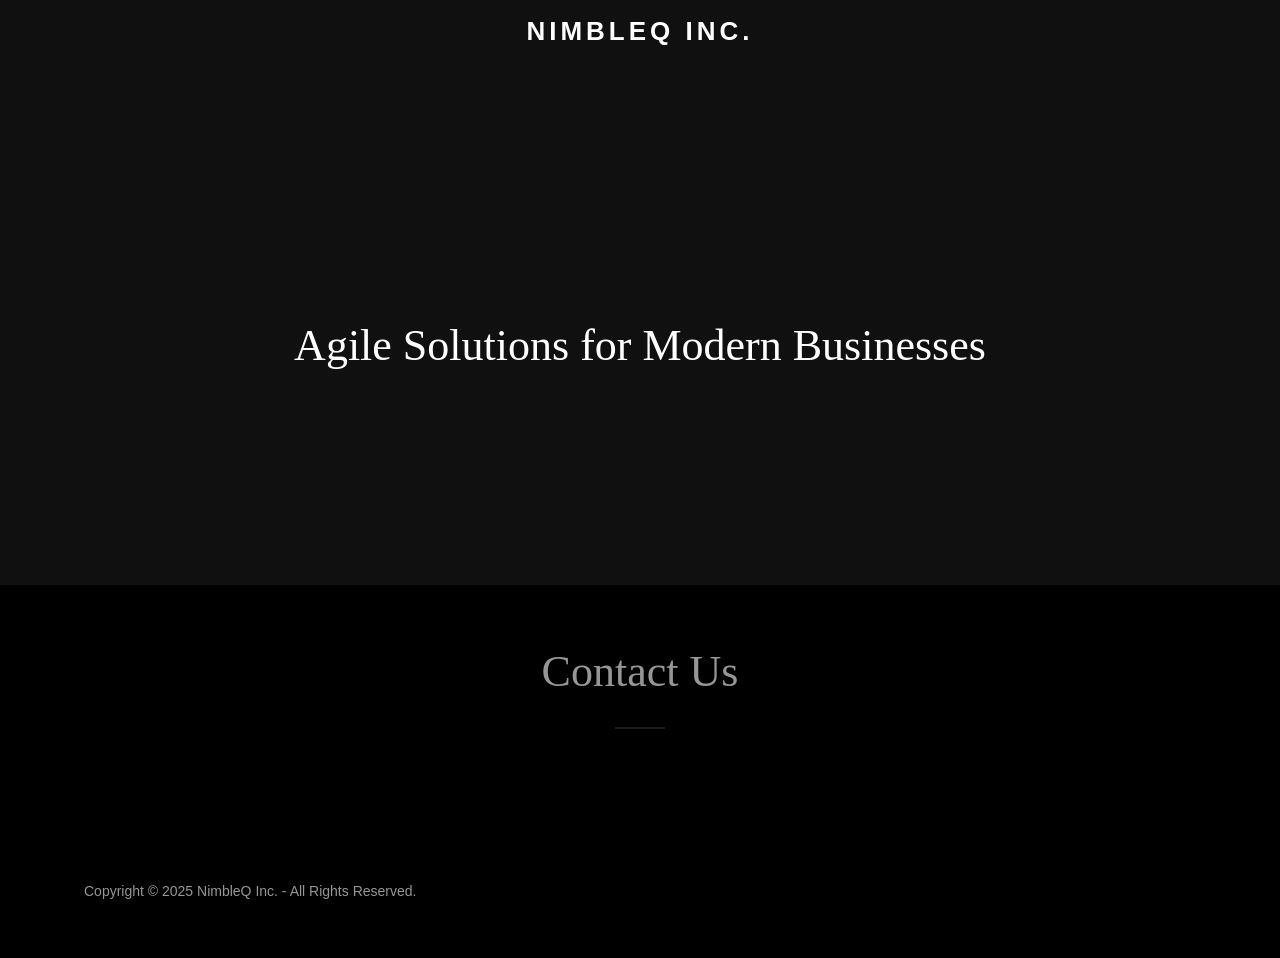
<file: index.html>
<!DOCTYPE html>
<html lang="en-IN">
  <head>
    <meta charset="utf-8" />
    <meta http-equiv="X-UA-Compatible" content="IE=edge" />
    <meta name="viewport" content="width=device-width, initial-scale=1" />
    <title>NimbleQ Inc.</title>
    <meta name="author" content="NimbleQ Inc." />
    <!-- Google Tag Manager -->
      <!-- <script>(function(w,d,s,l,i){w[l]=w[l]||[];w[l].push({'gtm.start':
      new Date().getTime(),event:'gtm.js'});var f=d.getElementsByTagName(s)[0],
      j=d.createElement(s),dl=l!='dataLayer'?'&l='+l:'';j.async=true;j.src=
      'https://www.googletagmanager.com/gtm.js?id='+i+dl;f.parentNode.insertBefore(j,f);
      })(window,document,'script','dataLayer','GTM-TRR9L7XK');</script> -->
    <!-- End Google Tag Manager -->
    
    <!-- Google tag (gtag.js) -->
    <script async src="https://www.googletagmanager.com/gtag/js?id=G-4MQ8Y3B73E"></script>
    <script>
      window.dataLayer = window.dataLayer || [];
      function gtag(){dataLayer.push(arguments);}
      gtag('js', new Date());
    
      gtag('config', 'G-4MQ8Y3B73E');
    </script>

    <meta
      name="generator"
      content="Starfield Technologies; Go Daddy Website Builder 8.0.0000"
    />
    <link rel="manifest" href="/manifest.webmanifest" />
    <link
      rel="apple-touch-icon"
      sizes="57x57"
      href="//img1.wsimg.com/isteam/ip/static/pwa-app/logo-default.png/:/rs=w:57,h:57,m"
    />
    <link
      rel="apple-touch-icon"
      sizes="60x60"
      href="//img1.wsimg.com/isteam/ip/static/pwa-app/logo-default.png/:/rs=w:60,h:60,m"
    />
    <link
      rel="apple-touch-icon"
      sizes="72x72"
      href="//img1.wsimg.com/isteam/ip/static/pwa-app/logo-default.png/:/rs=w:72,h:72,m"
    />
    <link
      rel="apple-touch-icon"
      sizes="114x114"
      href="//img1.wsimg.com/isteam/ip/static/pwa-app/logo-default.png/:/rs=w:114,h:114,m"
    />
    <link
      rel="apple-touch-icon"
      sizes="120x120"
      href="//img1.wsimg.com/isteam/ip/static/pwa-app/logo-default.png/:/rs=w:120,h:120,m"
    />
    <link
      rel="apple-touch-icon"
      sizes="144x144"
      href="//img1.wsimg.com/isteam/ip/static/pwa-app/logo-default.png/:/rs=w:144,h:144,m"
    />
    <link
      rel="apple-touch-icon"
      sizes="152x152"
      href="//img1.wsimg.com/isteam/ip/static/pwa-app/logo-default.png/:/rs=w:152,h:152,m"
    />
    <link
      rel="apple-touch-icon"
      sizes="180x180"
      href="//img1.wsimg.com/isteam/ip/static/pwa-app/logo-default.png/:/rs=w:180,h:180,m"
    />
    <meta property="og:url" content="https://nimbleq.ca/" />
    <meta property="og:site_name" content="NimbleQ Inc." />
    <meta property="og:title" content="NimbleQ Inc." />
    <meta property="og:type" content="website" />
    <meta
      property="og:image"
      content="https://img1.wsimg.com/isteam/getty/1961324209"
    />
    <meta property="og:locale" content="en_IN" />
    <meta name="twitter:card" content="summary" />
    <meta name="twitter:title" content="NimbleQ Inc." />
    <meta
      name="twitter:description"
      content="Agile Solutions for Modern Businesses"
    />
    <meta
      name="twitter:image"
      content="https://img1.wsimg.com/isteam/getty/1961324209"
    />
    <meta name="twitter:image:alt" content="NimbleQ Inc." />
    <meta name="theme-color" content="#969696" />
    <style data-inline-fonts>
      /* cyrillic */
      @font-face {
        font-family: "Playfair Display";
        font-style: normal;
        font-weight: 400;
        font-display: swap;
        src: url(https://img1.wsimg.com/gfonts/s/playfairdisplay/v37/nuFiD-vYSZviVYUb_rj3ij__anPXDTjYgFE_.woff2)
          format("woff2");
        unicode-range: U+0301, U+0400-045F, U+0490-0491, U+04B0-04B1, U+2116;
      }
      /* vietnamese */
      @font-face {
        font-family: "Playfair Display";
        font-style: normal;
        font-weight: 400;
        font-display: swap;
        src: url(https://img1.wsimg.com/gfonts/s/playfairdisplay/v37/nuFiD-vYSZviVYUb_rj3ij__anPXDTPYgFE_.woff2)
          format("woff2");
        unicode-range: U+0102-0103, U+0110-0111, U+0128-0129, U+0168-0169,
          U+01A0-01A1, U+01AF-01B0, U+0300-0301, U+0303-0304, U+0308-0309,
          U+0323, U+0329, U+1EA0-1EF9, U+20AB;
      }
      /* latin-ext */
      @font-face {
        font-family: "Playfair Display";
        font-style: normal;
        font-weight: 400;
        font-display: swap;
        src: url(https://img1.wsimg.com/gfonts/s/playfairdisplay/v37/nuFiD-vYSZviVYUb_rj3ij__anPXDTLYgFE_.woff2)
          format("woff2");
        unicode-range: U+0100-02BA, U+02BD-02C5, U+02C7-02CC, U+02CE-02D7,
          U+02DD-02FF, U+0304, U+0308, U+0329, U+1D00-1DBF, U+1E00-1E9F,
          U+1EF2-1EFF, U+2020, U+20A0-20AB, U+20AD-20C0, U+2113, U+2C60-2C7F,
          U+A720-A7FF;
      }
      /* latin */
      @font-face {
        font-family: "Playfair Display";
        font-style: normal;
        font-weight: 400;
        font-display: swap;
        src: url(https://img1.wsimg.com/gfonts/s/playfairdisplay/v37/nuFiD-vYSZviVYUb_rj3ij__anPXDTzYgA.woff2)
          format("woff2");
        unicode-range: U+0000-00FF, U+0131, U+0152-0153, U+02BB-02BC, U+02C6,
          U+02DA, U+02DC, U+0304, U+0308, U+0329, U+2000-206F, U+20AC, U+2122,
          U+2191, U+2193, U+2212, U+2215, U+FEFF, U+FFFD;
      }
      /* cyrillic */
      @font-face {
        font-family: "Playfair Display";
        font-style: normal;
        font-weight: 700;
        font-display: swap;
        src: url(https://img1.wsimg.com/gfonts/s/playfairdisplay/v37/nuFiD-vYSZviVYUb_rj3ij__anPXDTjYgFE_.woff2)
          format("woff2");
        unicode-range: U+0301, U+0400-045F, U+0490-0491, U+04B0-04B1, U+2116;
      }
      /* vietnamese */
      @font-face {
        font-family: "Playfair Display";
        font-style: normal;
        font-weight: 700;
        font-display: swap;
        src: url(https://img1.wsimg.com/gfonts/s/playfairdisplay/v37/nuFiD-vYSZviVYUb_rj3ij__anPXDTPYgFE_.woff2)
          format("woff2");
        unicode-range: U+0102-0103, U+0110-0111, U+0128-0129, U+0168-0169,
          U+01A0-01A1, U+01AF-01B0, U+0300-0301, U+0303-0304, U+0308-0309,
          U+0323, U+0329, U+1EA0-1EF9, U+20AB;
      }
      /* latin-ext */
      @font-face {
        font-family: "Playfair Display";
        font-style: normal;
        font-weight: 700;
        font-display: swap;
        src: url(https://img1.wsimg.com/gfonts/s/playfairdisplay/v37/nuFiD-vYSZviVYUb_rj3ij__anPXDTLYgFE_.woff2)
          format("woff2");
        unicode-range: U+0100-02BA, U+02BD-02C5, U+02C7-02CC, U+02CE-02D7,
          U+02DD-02FF, U+0304, U+0308, U+0329, U+1D00-1DBF, U+1E00-1E9F,
          U+1EF2-1EFF, U+2020, U+20A0-20AB, U+20AD-20C0, U+2113, U+2C60-2C7F,
          U+A720-A7FF;
      }
      /* latin */
      @font-face {
        font-family: "Playfair Display";
        font-style: normal;
        font-weight: 700;
        font-display: swap;
        src: url(https://img1.wsimg.com/gfonts/s/playfairdisplay/v37/nuFiD-vYSZviVYUb_rj3ij__anPXDTzYgA.woff2)
          format("woff2");
        unicode-range: U+0000-00FF, U+0131, U+0152-0153, U+02BB-02BC, U+02C6,
          U+02DA, U+02DC, U+0304, U+0308, U+0329, U+2000-206F, U+20AC, U+2122,
          U+2191, U+2193, U+2212, U+2215, U+FEFF, U+FFFD;
      }
      /* cyrillic */
      @font-face {
        font-family: "Playfair Display";
        font-style: normal;
        font-weight: 900;
        font-display: swap;
        src: url(https://img1.wsimg.com/gfonts/s/playfairdisplay/v37/nuFiD-vYSZviVYUb_rj3ij__anPXDTjYgFE_.woff2)
          format("woff2");
        unicode-range: U+0301, U+0400-045F, U+0490-0491, U+04B0-04B1, U+2116;
      }
      /* vietnamese */
      @font-face {
        font-family: "Playfair Display";
        font-style: normal;
        font-weight: 900;
        font-display: swap;
        src: url(https://img1.wsimg.com/gfonts/s/playfairdisplay/v37/nuFiD-vYSZviVYUb_rj3ij__anPXDTPYgFE_.woff2)
          format("woff2");
        unicode-range: U+0102-0103, U+0110-0111, U+0128-0129, U+0168-0169,
          U+01A0-01A1, U+01AF-01B0, U+0300-0301, U+0303-0304, U+0308-0309,
          U+0323, U+0329, U+1EA0-1EF9, U+20AB;
      }
      /* latin-ext */
      @font-face {
        font-family: "Playfair Display";
        font-style: normal;
        font-weight: 900;
        font-display: swap;
        src: url(https://img1.wsimg.com/gfonts/s/playfairdisplay/v37/nuFiD-vYSZviVYUb_rj3ij__anPXDTLYgFE_.woff2)
          format("woff2");
        unicode-range: U+0100-02BA, U+02BD-02C5, U+02C7-02CC, U+02CE-02D7,
          U+02DD-02FF, U+0304, U+0308, U+0329, U+1D00-1DBF, U+1E00-1E9F,
          U+1EF2-1EFF, U+2020, U+20A0-20AB, U+20AD-20C0, U+2113, U+2C60-2C7F,
          U+A720-A7FF;
      }
      /* latin */
      @font-face {
        font-family: "Playfair Display";
        font-style: normal;
        font-weight: 900;
        font-display: swap;
        src: url(https://img1.wsimg.com/gfonts/s/playfairdisplay/v37/nuFiD-vYSZviVYUb_rj3ij__anPXDTzYgA.woff2)
          format("woff2");
        unicode-range: U+0000-00FF, U+0131, U+0152-0153, U+02BB-02BC, U+02C6,
          U+02DA, U+02DC, U+0304, U+0308, U+0329, U+2000-206F, U+20AC, U+2122,
          U+2191, U+2193, U+2212, U+2215, U+FEFF, U+FFFD;
      }

      /* cyrillic-ext */
      @font-face {
        font-family: "Source Sans Pro";
        font-style: italic;
        font-weight: 300;
        font-display: swap;
        src: url(https://img1.wsimg.com/gfonts/s/sourcesanspro/v22/6xKwdSBYKcSV-LCoeQqfX1RYOo3qPZZMkidh18Smxg.woff2)
          format("woff2");
        unicode-range: U+0460-052F, U+1C80-1C8A, U+20B4, U+2DE0-2DFF,
          U+A640-A69F, U+FE2E-FE2F;
      }
      /* cyrillic */
      @font-face {
        font-family: "Source Sans Pro";
        font-style: italic;
        font-weight: 300;
        font-display: swap;
        src: url(https://img1.wsimg.com/gfonts/s/sourcesanspro/v22/6xKwdSBYKcSV-LCoeQqfX1RYOo3qPZZMkido18Smxg.woff2)
          format("woff2");
        unicode-range: U+0301, U+0400-045F, U+0490-0491, U+04B0-04B1, U+2116;
      }
      /* greek-ext */
      @font-face {
        font-family: "Source Sans Pro";
        font-style: italic;
        font-weight: 300;
        font-display: swap;
        src: url(https://img1.wsimg.com/gfonts/s/sourcesanspro/v22/6xKwdSBYKcSV-LCoeQqfX1RYOo3qPZZMkidg18Smxg.woff2)
          format("woff2");
        unicode-range: U+1F00-1FFF;
      }
      /* greek */
      @font-face {
        font-family: "Source Sans Pro";
        font-style: italic;
        font-weight: 300;
        font-display: swap;
        src: url(https://img1.wsimg.com/gfonts/s/sourcesanspro/v22/6xKwdSBYKcSV-LCoeQqfX1RYOo3qPZZMkidv18Smxg.woff2)
          format("woff2");
        unicode-range: U+0370-0377, U+037A-037F, U+0384-038A, U+038C,
          U+038E-03A1, U+03A3-03FF;
      }
      /* vietnamese */
      @font-face {
        font-family: "Source Sans Pro";
        font-style: italic;
        font-weight: 300;
        font-display: swap;
        src: url(https://img1.wsimg.com/gfonts/s/sourcesanspro/v22/6xKwdSBYKcSV-LCoeQqfX1RYOo3qPZZMkidj18Smxg.woff2)
          format("woff2");
        unicode-range: U+0102-0103, U+0110-0111, U+0128-0129, U+0168-0169,
          U+01A0-01A1, U+01AF-01B0, U+0300-0301, U+0303-0304, U+0308-0309,
          U+0323, U+0329, U+1EA0-1EF9, U+20AB;
      }
      /* latin-ext */
      @font-face {
        font-family: "Source Sans Pro";
        font-style: italic;
        font-weight: 300;
        font-display: swap;
        src: url(https://img1.wsimg.com/gfonts/s/sourcesanspro/v22/6xKwdSBYKcSV-LCoeQqfX1RYOo3qPZZMkidi18Smxg.woff2)
          format("woff2");
        unicode-range: U+0100-02BA, U+02BD-02C5, U+02C7-02CC, U+02CE-02D7,
          U+02DD-02FF, U+0304, U+0308, U+0329, U+1D00-1DBF, U+1E00-1E9F,
          U+1EF2-1EFF, U+2020, U+20A0-20AB, U+20AD-20C0, U+2113, U+2C60-2C7F,
          U+A720-A7FF;
      }
      /* latin */
      @font-face {
        font-family: "Source Sans Pro";
        font-style: italic;
        font-weight: 300;
        font-display: swap;
        src: url(https://img1.wsimg.com/gfonts/s/sourcesanspro/v22/6xKwdSBYKcSV-LCoeQqfX1RYOo3qPZZMkids18Q.woff2)
          format("woff2");
        unicode-range: U+0000-00FF, U+0131, U+0152-0153, U+02BB-02BC, U+02C6,
          U+02DA, U+02DC, U+0304, U+0308, U+0329, U+2000-206F, U+20AC, U+2122,
          U+2191, U+2193, U+2212, U+2215, U+FEFF, U+FFFD;
      }
      /* cyrillic-ext */
      @font-face {
        font-family: "Source Sans Pro";
        font-style: italic;
        font-weight: 400;
        font-display: swap;
        src: url(https://img1.wsimg.com/gfonts/s/sourcesanspro/v22/6xK1dSBYKcSV-LCoeQqfX1RYOo3qPZ7qsDJT9g.woff2)
          format("woff2");
        unicode-range: U+0460-052F, U+1C80-1C8A, U+20B4, U+2DE0-2DFF,
          U+A640-A69F, U+FE2E-FE2F;
      }
      /* cyrillic */
      @font-face {
        font-family: "Source Sans Pro";
        font-style: italic;
        font-weight: 400;
        font-display: swap;
        src: url(https://img1.wsimg.com/gfonts/s/sourcesanspro/v22/6xK1dSBYKcSV-LCoeQqfX1RYOo3qPZ7jsDJT9g.woff2)
          format("woff2");
        unicode-range: U+0301, U+0400-045F, U+0490-0491, U+04B0-04B1, U+2116;
      }
      /* greek-ext */
      @font-face {
        font-family: "Source Sans Pro";
        font-style: italic;
        font-weight: 400;
        font-display: swap;
        src: url(https://img1.wsimg.com/gfonts/s/sourcesanspro/v22/6xK1dSBYKcSV-LCoeQqfX1RYOo3qPZ7rsDJT9g.woff2)
          format("woff2");
        unicode-range: U+1F00-1FFF;
      }
      /* greek */
      @font-face {
        font-family: "Source Sans Pro";
        font-style: italic;
        font-weight: 400;
        font-display: swap;
        src: url(https://img1.wsimg.com/gfonts/s/sourcesanspro/v22/6xK1dSBYKcSV-LCoeQqfX1RYOo3qPZ7ksDJT9g.woff2)
          format("woff2");
        unicode-range: U+0370-0377, U+037A-037F, U+0384-038A, U+038C,
          U+038E-03A1, U+03A3-03FF;
      }
      /* vietnamese */
      @font-face {
        font-family: "Source Sans Pro";
        font-style: italic;
        font-weight: 400;
        font-display: swap;
        src: url(https://img1.wsimg.com/gfonts/s/sourcesanspro/v22/6xK1dSBYKcSV-LCoeQqfX1RYOo3qPZ7osDJT9g.woff2)
          format("woff2");
        unicode-range: U+0102-0103, U+0110-0111, U+0128-0129, U+0168-0169,
          U+01A0-01A1, U+01AF-01B0, U+0300-0301, U+0303-0304, U+0308-0309,
          U+0323, U+0329, U+1EA0-1EF9, U+20AB;
      }
      /* latin-ext */
      @font-face {
        font-family: "Source Sans Pro";
        font-style: italic;
        font-weight: 400;
        font-display: swap;
        src: url(https://img1.wsimg.com/gfonts/s/sourcesanspro/v22/6xK1dSBYKcSV-LCoeQqfX1RYOo3qPZ7psDJT9g.woff2)
          format("woff2");
        unicode-range: U+0100-02BA, U+02BD-02C5, U+02C7-02CC, U+02CE-02D7,
          U+02DD-02FF, U+0304, U+0308, U+0329, U+1D00-1DBF, U+1E00-1E9F,
          U+1EF2-1EFF, U+2020, U+20A0-20AB, U+20AD-20C0, U+2113, U+2C60-2C7F,
          U+A720-A7FF;
      }
      /* latin */
      @font-face {
        font-family: "Source Sans Pro";
        font-style: italic;
        font-weight: 400;
        font-display: swap;
        src: url(https://img1.wsimg.com/gfonts/s/sourcesanspro/v22/6xK1dSBYKcSV-LCoeQqfX1RYOo3qPZ7nsDI.woff2)
          format("woff2");
        unicode-range: U+0000-00FF, U+0131, U+0152-0153, U+02BB-02BC, U+02C6,
          U+02DA, U+02DC, U+0304, U+0308, U+0329, U+2000-206F, U+20AC, U+2122,
          U+2191, U+2193, U+2212, U+2215, U+FEFF, U+FFFD;
      }
      /* cyrillic-ext */
      @font-face {
        font-family: "Source Sans Pro";
        font-style: italic;
        font-weight: 700;
        font-display: swap;
        src: url(https://img1.wsimg.com/gfonts/s/sourcesanspro/v22/6xKwdSBYKcSV-LCoeQqfX1RYOo3qPZZclSdh18Smxg.woff2)
          format("woff2");
        unicode-range: U+0460-052F, U+1C80-1C8A, U+20B4, U+2DE0-2DFF,
          U+A640-A69F, U+FE2E-FE2F;
      }
      /* cyrillic */
      @font-face {
        font-family: "Source Sans Pro";
        font-style: italic;
        font-weight: 700;
        font-display: swap;
        src: url(https://img1.wsimg.com/gfonts/s/sourcesanspro/v22/6xKwdSBYKcSV-LCoeQqfX1RYOo3qPZZclSdo18Smxg.woff2)
          format("woff2");
        unicode-range: U+0301, U+0400-045F, U+0490-0491, U+04B0-04B1, U+2116;
      }
      /* greek-ext */
      @font-face {
        font-family: "Source Sans Pro";
        font-style: italic;
        font-weight: 700;
        font-display: swap;
        src: url(https://img1.wsimg.com/gfonts/s/sourcesanspro/v22/6xKwdSBYKcSV-LCoeQqfX1RYOo3qPZZclSdg18Smxg.woff2)
          format("woff2");
        unicode-range: U+1F00-1FFF;
      }
      /* greek */
      @font-face {
        font-family: "Source Sans Pro";
        font-style: italic;
        font-weight: 700;
        font-display: swap;
        src: url(https://img1.wsimg.com/gfonts/s/sourcesanspro/v22/6xKwdSBYKcSV-LCoeQqfX1RYOo3qPZZclSdv18Smxg.woff2)
          format("woff2");
        unicode-range: U+0370-0377, U+037A-037F, U+0384-038A, U+038C,
          U+038E-03A1, U+03A3-03FF;
      }
      /* vietnamese */
      @font-face {
        font-family: "Source Sans Pro";
        font-style: italic;
        font-weight: 700;
        font-display: swap;
        src: url(https://img1.wsimg.com/gfonts/s/sourcesanspro/v22/6xKwdSBYKcSV-LCoeQqfX1RYOo3qPZZclSdj18Smxg.woff2)
          format("woff2");
        unicode-range: U+0102-0103, U+0110-0111, U+0128-0129, U+0168-0169,
          U+01A0-01A1, U+01AF-01B0, U+0300-0301, U+0303-0304, U+0308-0309,
          U+0323, U+0329, U+1EA0-1EF9, U+20AB;
      }
      /* latin-ext */
      @font-face {
        font-family: "Source Sans Pro";
        font-style: italic;
        font-weight: 700;
        font-display: swap;
        src: url(https://img1.wsimg.com/gfonts/s/sourcesanspro/v22/6xKwdSBYKcSV-LCoeQqfX1RYOo3qPZZclSdi18Smxg.woff2)
          format("woff2");
        unicode-range: U+0100-02BA, U+02BD-02C5, U+02C7-02CC, U+02CE-02D7,
          U+02DD-02FF, U+0304, U+0308, U+0329, U+1D00-1DBF, U+1E00-1E9F,
          U+1EF2-1EFF, U+2020, U+20A0-20AB, U+20AD-20C0, U+2113, U+2C60-2C7F,
          U+A720-A7FF;
      }
      /* latin */
      @font-face {
        font-family: "Source Sans Pro";
        font-style: italic;
        font-weight: 700;
        font-display: swap;
        src: url(https://img1.wsimg.com/gfonts/s/sourcesanspro/v22/6xKwdSBYKcSV-LCoeQqfX1RYOo3qPZZclSds18Q.woff2)
          format("woff2");
        unicode-range: U+0000-00FF, U+0131, U+0152-0153, U+02BB-02BC, U+02C6,
          U+02DA, U+02DC, U+0304, U+0308, U+0329, U+2000-206F, U+20AC, U+2122,
          U+2191, U+2193, U+2212, U+2215, U+FEFF, U+FFFD;
      }
      /* cyrillic-ext */
      @font-face {
        font-family: "Source Sans Pro";
        font-style: normal;
        font-weight: 300;
        font-display: swap;
        src: url(https://img1.wsimg.com/gfonts/s/sourcesanspro/v22/6xKydSBYKcSV-LCoeQqfX1RYOo3ik4zwmhduz8A.woff2)
          format("woff2");
        unicode-range: U+0460-052F, U+1C80-1C8A, U+20B4, U+2DE0-2DFF,
          U+A640-A69F, U+FE2E-FE2F;
      }
      /* cyrillic */
      @font-face {
        font-family: "Source Sans Pro";
        font-style: normal;
        font-weight: 300;
        font-display: swap;
        src: url(https://img1.wsimg.com/gfonts/s/sourcesanspro/v22/6xKydSBYKcSV-LCoeQqfX1RYOo3ik4zwkxduz8A.woff2)
          format("woff2");
        unicode-range: U+0301, U+0400-045F, U+0490-0491, U+04B0-04B1, U+2116;
      }
      /* greek-ext */
      @font-face {
        font-family: "Source Sans Pro";
        font-style: normal;
        font-weight: 300;
        font-display: swap;
        src: url(https://img1.wsimg.com/gfonts/s/sourcesanspro/v22/6xKydSBYKcSV-LCoeQqfX1RYOo3ik4zwmxduz8A.woff2)
          format("woff2");
        unicode-range: U+1F00-1FFF;
      }
      /* greek */
      @font-face {
        font-family: "Source Sans Pro";
        font-style: normal;
        font-weight: 300;
        font-display: swap;
        src: url(https://img1.wsimg.com/gfonts/s/sourcesanspro/v22/6xKydSBYKcSV-LCoeQqfX1RYOo3ik4zwlBduz8A.woff2)
          format("woff2");
        unicode-range: U+0370-0377, U+037A-037F, U+0384-038A, U+038C,
          U+038E-03A1, U+03A3-03FF;
      }
      /* vietnamese */
      @font-face {
        font-family: "Source Sans Pro";
        font-style: normal;
        font-weight: 300;
        font-display: swap;
        src: url(https://img1.wsimg.com/gfonts/s/sourcesanspro/v22/6xKydSBYKcSV-LCoeQqfX1RYOo3ik4zwmBduz8A.woff2)
          format("woff2");
        unicode-range: U+0102-0103, U+0110-0111, U+0128-0129, U+0168-0169,
          U+01A0-01A1, U+01AF-01B0, U+0300-0301, U+0303-0304, U+0308-0309,
          U+0323, U+0329, U+1EA0-1EF9, U+20AB;
      }
      /* latin-ext */
      @font-face {
        font-family: "Source Sans Pro";
        font-style: normal;
        font-weight: 300;
        font-display: swap;
        src: url(https://img1.wsimg.com/gfonts/s/sourcesanspro/v22/6xKydSBYKcSV-LCoeQqfX1RYOo3ik4zwmRduz8A.woff2)
          format("woff2");
        unicode-range: U+0100-02BA, U+02BD-02C5, U+02C7-02CC, U+02CE-02D7,
          U+02DD-02FF, U+0304, U+0308, U+0329, U+1D00-1DBF, U+1E00-1E9F,
          U+1EF2-1EFF, U+2020, U+20A0-20AB, U+20AD-20C0, U+2113, U+2C60-2C7F,
          U+A720-A7FF;
      }
      /* latin */
      @font-face {
        font-family: "Source Sans Pro";
        font-style: normal;
        font-weight: 300;
        font-display: swap;
        src: url(https://img1.wsimg.com/gfonts/s/sourcesanspro/v22/6xKydSBYKcSV-LCoeQqfX1RYOo3ik4zwlxdu.woff2)
          format("woff2");
        unicode-range: U+0000-00FF, U+0131, U+0152-0153, U+02BB-02BC, U+02C6,
          U+02DA, U+02DC, U+0304, U+0308, U+0329, U+2000-206F, U+20AC, U+2122,
          U+2191, U+2193, U+2212, U+2215, U+FEFF, U+FFFD;
      }
      /* cyrillic-ext */
      @font-face {
        font-family: "Source Sans Pro";
        font-style: normal;
        font-weight: 400;
        font-display: swap;
        src: url(https://img1.wsimg.com/gfonts/s/sourcesanspro/v22/6xK3dSBYKcSV-LCoeQqfX1RYOo3qNa7lqDY.woff2)
          format("woff2");
        unicode-range: U+0460-052F, U+1C80-1C8A, U+20B4, U+2DE0-2DFF,
          U+A640-A69F, U+FE2E-FE2F;
      }
      /* cyrillic */
      @font-face {
        font-family: "Source Sans Pro";
        font-style: normal;
        font-weight: 400;
        font-display: swap;
        src: url(https://img1.wsimg.com/gfonts/s/sourcesanspro/v22/6xK3dSBYKcSV-LCoeQqfX1RYOo3qPK7lqDY.woff2)
          format("woff2");
        unicode-range: U+0301, U+0400-045F, U+0490-0491, U+04B0-04B1, U+2116;
      }
      /* greek-ext */
      @font-face {
        font-family: "Source Sans Pro";
        font-style: normal;
        font-weight: 400;
        font-display: swap;
        src: url(https://img1.wsimg.com/gfonts/s/sourcesanspro/v22/6xK3dSBYKcSV-LCoeQqfX1RYOo3qNK7lqDY.woff2)
          format("woff2");
        unicode-range: U+1F00-1FFF;
      }
      /* greek */
      @font-face {
        font-family: "Source Sans Pro";
        font-style: normal;
        font-weight: 400;
        font-display: swap;
        src: url(https://img1.wsimg.com/gfonts/s/sourcesanspro/v22/6xK3dSBYKcSV-LCoeQqfX1RYOo3qO67lqDY.woff2)
          format("woff2");
        unicode-range: U+0370-0377, U+037A-037F, U+0384-038A, U+038C,
          U+038E-03A1, U+03A3-03FF;
      }
      /* vietnamese */
      @font-face {
        font-family: "Source Sans Pro";
        font-style: normal;
        font-weight: 400;
        font-display: swap;
        src: url(https://img1.wsimg.com/gfonts/s/sourcesanspro/v22/6xK3dSBYKcSV-LCoeQqfX1RYOo3qN67lqDY.woff2)
          format("woff2");
        unicode-range: U+0102-0103, U+0110-0111, U+0128-0129, U+0168-0169,
          U+01A0-01A1, U+01AF-01B0, U+0300-0301, U+0303-0304, U+0308-0309,
          U+0323, U+0329, U+1EA0-1EF9, U+20AB;
      }
      /* latin-ext */
      @font-face {
        font-family: "Source Sans Pro";
        font-style: normal;
        font-weight: 400;
        font-display: swap;
        src: url(https://img1.wsimg.com/gfonts/s/sourcesanspro/v22/6xK3dSBYKcSV-LCoeQqfX1RYOo3qNq7lqDY.woff2)
          format("woff2");
        unicode-range: U+0100-02BA, U+02BD-02C5, U+02C7-02CC, U+02CE-02D7,
          U+02DD-02FF, U+0304, U+0308, U+0329, U+1D00-1DBF, U+1E00-1E9F,
          U+1EF2-1EFF, U+2020, U+20A0-20AB, U+20AD-20C0, U+2113, U+2C60-2C7F,
          U+A720-A7FF;
      }
      /* latin */
      @font-face {
        font-family: "Source Sans Pro";
        font-style: normal;
        font-weight: 400;
        font-display: swap;
        src: url(https://img1.wsimg.com/gfonts/s/sourcesanspro/v22/6xK3dSBYKcSV-LCoeQqfX1RYOo3qOK7l.woff2)
          format("woff2");
        unicode-range: U+0000-00FF, U+0131, U+0152-0153, U+02BB-02BC, U+02C6,
          U+02DA, U+02DC, U+0304, U+0308, U+0329, U+2000-206F, U+20AC, U+2122,
          U+2191, U+2193, U+2212, U+2215, U+FEFF, U+FFFD;
      }
      /* cyrillic-ext */
      @font-face {
        font-family: "Source Sans Pro";
        font-style: normal;
        font-weight: 700;
        font-display: swap;
        src: url(https://img1.wsimg.com/gfonts/s/sourcesanspro/v22/6xKydSBYKcSV-LCoeQqfX1RYOo3ig4vwmhduz8A.woff2)
          format("woff2");
        unicode-range: U+0460-052F, U+1C80-1C8A, U+20B4, U+2DE0-2DFF,
          U+A640-A69F, U+FE2E-FE2F;
      }
      /* cyrillic */
      @font-face {
        font-family: "Source Sans Pro";
        font-style: normal;
        font-weight: 700;
        font-display: swap;
        src: url(https://img1.wsimg.com/gfonts/s/sourcesanspro/v22/6xKydSBYKcSV-LCoeQqfX1RYOo3ig4vwkxduz8A.woff2)
          format("woff2");
        unicode-range: U+0301, U+0400-045F, U+0490-0491, U+04B0-04B1, U+2116;
      }
      /* greek-ext */
      @font-face {
        font-family: "Source Sans Pro";
        font-style: normal;
        font-weight: 700;
        font-display: swap;
        src: url(https://img1.wsimg.com/gfonts/s/sourcesanspro/v22/6xKydSBYKcSV-LCoeQqfX1RYOo3ig4vwmxduz8A.woff2)
          format("woff2");
        unicode-range: U+1F00-1FFF;
      }
      /* greek */
      @font-face {
        font-family: "Source Sans Pro";
        font-style: normal;
        font-weight: 700;
        font-display: swap;
        src: url(https://img1.wsimg.com/gfonts/s/sourcesanspro/v22/6xKydSBYKcSV-LCoeQqfX1RYOo3ig4vwlBduz8A.woff2)
          format("woff2");
        unicode-range: U+0370-0377, U+037A-037F, U+0384-038A, U+038C,
          U+038E-03A1, U+03A3-03FF;
      }
      /* vietnamese */
      @font-face {
        font-family: "Source Sans Pro";
        font-style: normal;
        font-weight: 700;
        font-display: swap;
        src: url(https://img1.wsimg.com/gfonts/s/sourcesanspro/v22/6xKydSBYKcSV-LCoeQqfX1RYOo3ig4vwmBduz8A.woff2)
          format("woff2");
        unicode-range: U+0102-0103, U+0110-0111, U+0128-0129, U+0168-0169,
          U+01A0-01A1, U+01AF-01B0, U+0300-0301, U+0303-0304, U+0308-0309,
          U+0323, U+0329, U+1EA0-1EF9, U+20AB;
      }
      /* latin-ext */
      @font-face {
        font-family: "Source Sans Pro";
        font-style: normal;
        font-weight: 700;
        font-display: swap;
        src: url(https://img1.wsimg.com/gfonts/s/sourcesanspro/v22/6xKydSBYKcSV-LCoeQqfX1RYOo3ig4vwmRduz8A.woff2)
          format("woff2");
        unicode-range: U+0100-02BA, U+02BD-02C5, U+02C7-02CC, U+02CE-02D7,
          U+02DD-02FF, U+0304, U+0308, U+0329, U+1D00-1DBF, U+1E00-1E9F,
          U+1EF2-1EFF, U+2020, U+20A0-20AB, U+20AD-20C0, U+2113, U+2C60-2C7F,
          U+A720-A7FF;
      }
      /* latin */
      @font-face {
        font-family: "Source Sans Pro";
        font-style: normal;
        font-weight: 700;
        font-display: swap;
        src: url(https://img1.wsimg.com/gfonts/s/sourcesanspro/v22/6xKydSBYKcSV-LCoeQqfX1RYOo3ig4vwlxdu.woff2)
          format("woff2");
        unicode-range: U+0000-00FF, U+0131, U+0152-0153, U+02BB-02BC, U+02C6,
          U+02DA, U+02DC, U+0304, U+0308, U+0329, U+2000-206F, U+20AC, U+2122,
          U+2191, U+2193, U+2212, U+2215, U+FEFF, U+FFFD;
      }

      /* cyrillic-ext */
      @font-face {
        font-family: "Montserrat";
        font-style: normal;
        font-weight: 600;
        font-display: swap;
        src: url(https://img1.wsimg.com/gfonts/s/montserrat/v29/JTUSjIg1_i6t8kCHKm459WRhyzbi.woff2)
          format("woff2");
        unicode-range: U+0460-052F, U+1C80-1C8A, U+20B4, U+2DE0-2DFF,
          U+A640-A69F, U+FE2E-FE2F;
      }
      /* cyrillic */
      @font-face {
        font-family: "Montserrat";
        font-style: normal;
        font-weight: 600;
        font-display: swap;
        src: url(https://img1.wsimg.com/gfonts/s/montserrat/v29/JTUSjIg1_i6t8kCHKm459W1hyzbi.woff2)
          format("woff2");
        unicode-range: U+0301, U+0400-045F, U+0490-0491, U+04B0-04B1, U+2116;
      }
      /* vietnamese */
      @font-face {
        font-family: "Montserrat";
        font-style: normal;
        font-weight: 600;
        font-display: swap;
        src: url(https://img1.wsimg.com/gfonts/s/montserrat/v29/JTUSjIg1_i6t8kCHKm459WZhyzbi.woff2)
          format("woff2");
        unicode-range: U+0102-0103, U+0110-0111, U+0128-0129, U+0168-0169,
          U+01A0-01A1, U+01AF-01B0, U+0300-0301, U+0303-0304, U+0308-0309,
          U+0323, U+0329, U+1EA0-1EF9, U+20AB;
      }
      /* latin-ext */
      @font-face {
        font-family: "Montserrat";
        font-style: normal;
        font-weight: 600;
        font-display: swap;
        src: url(https://img1.wsimg.com/gfonts/s/montserrat/v29/JTUSjIg1_i6t8kCHKm459Wdhyzbi.woff2)
          format("woff2");
        unicode-range: U+0100-02BA, U+02BD-02C5, U+02C7-02CC, U+02CE-02D7,
          U+02DD-02FF, U+0304, U+0308, U+0329, U+1D00-1DBF, U+1E00-1E9F,
          U+1EF2-1EFF, U+2020, U+20A0-20AB, U+20AD-20C0, U+2113, U+2C60-2C7F,
          U+A720-A7FF;
      }
      /* latin */
      @font-face {
        font-family: "Montserrat";
        font-style: normal;
        font-weight: 600;
        font-display: swap;
        src: url(https://img1.wsimg.com/gfonts/s/montserrat/v29/JTUSjIg1_i6t8kCHKm459Wlhyw.woff2)
          format("woff2");
        unicode-range: U+0000-00FF, U+0131, U+0152-0153, U+02BB-02BC, U+02C6,
          U+02DA, U+02DC, U+0304, U+0308, U+0329, U+2000-206F, U+20AC, U+2122,
          U+2191, U+2193, U+2212, U+2215, U+FEFF, U+FFFD;
      }
      /* cyrillic-ext */
      @font-face {
        font-family: "Montserrat";
        font-style: normal;
        font-weight: 700;
        font-display: swap;
        src: url(https://img1.wsimg.com/gfonts/s/montserrat/v29/JTUSjIg1_i6t8kCHKm459WRhyzbi.woff2)
          format("woff2");
        unicode-range: U+0460-052F, U+1C80-1C8A, U+20B4, U+2DE0-2DFF,
          U+A640-A69F, U+FE2E-FE2F;
      }
      /* cyrillic */
      @font-face {
        font-family: "Montserrat";
        font-style: normal;
        font-weight: 700;
        font-display: swap;
        src: url(https://img1.wsimg.com/gfonts/s/montserrat/v29/JTUSjIg1_i6t8kCHKm459W1hyzbi.woff2)
          format("woff2");
        unicode-range: U+0301, U+0400-045F, U+0490-0491, U+04B0-04B1, U+2116;
      }
      /* vietnamese */
      @font-face {
        font-family: "Montserrat";
        font-style: normal;
        font-weight: 700;
        font-display: swap;
        src: url(https://img1.wsimg.com/gfonts/s/montserrat/v29/JTUSjIg1_i6t8kCHKm459WZhyzbi.woff2)
          format("woff2");
        unicode-range: U+0102-0103, U+0110-0111, U+0128-0129, U+0168-0169,
          U+01A0-01A1, U+01AF-01B0, U+0300-0301, U+0303-0304, U+0308-0309,
          U+0323, U+0329, U+1EA0-1EF9, U+20AB;
      }
      /* latin-ext */
      @font-face {
        font-family: "Montserrat";
        font-style: normal;
        font-weight: 700;
        font-display: swap;
        src: url(https://img1.wsimg.com/gfonts/s/montserrat/v29/JTUSjIg1_i6t8kCHKm459Wdhyzbi.woff2)
          format("woff2");
        unicode-range: U+0100-02BA, U+02BD-02C5, U+02C7-02CC, U+02CE-02D7,
          U+02DD-02FF, U+0304, U+0308, U+0329, U+1D00-1DBF, U+1E00-1E9F,
          U+1EF2-1EFF, U+2020, U+20A0-20AB, U+20AD-20C0, U+2113, U+2C60-2C7F,
          U+A720-A7FF;
      }
      /* latin */
      @font-face {
        font-family: "Montserrat";
        font-style: normal;
        font-weight: 700;
        font-display: swap;
        src: url(https://img1.wsimg.com/gfonts/s/montserrat/v29/JTUSjIg1_i6t8kCHKm459Wlhyw.woff2)
          format("woff2");
        unicode-range: U+0000-00FF, U+0131, U+0152-0153, U+02BB-02BC, U+02C6,
          U+02DA, U+02DC, U+0304, U+0308, U+0329, U+2000-206F, U+20AC, U+2122,
          U+2191, U+2193, U+2212, U+2215, U+FEFF, U+FFFD;
      }
    </style>
    <style>
      .x {
        -ms-text-size-adjust: 100%;
        -webkit-text-size-adjust: 100%;
        -webkit-tap-highlight-color: rgba(0, 0, 0, 0);
        margin: 0;
        box-sizing: border-box;
      }
      .x *,
      .x :after,
      .x :before {
        box-sizing: inherit;
      }
      .x-el a[href^="mailto:"]:not(.x-el),
      .x-el a[href^="tel:"]:not(.x-el) {
        color: inherit;
        font-size: inherit;
        text-decoration: inherit;
      }
      .x-el-article,
      .x-el-aside,
      .x-el-details,
      .x-el-figcaption,
      .x-el-figure,
      .x-el-footer,
      .x-el-header,
      .x-el-hgroup,
      .x-el-main,
      .x-el-menu,
      .x-el-nav,
      .x-el-section,
      .x-el-summary {
        display: block;
      }
      .x-el-audio,
      .x-el-canvas,
      .x-el-progress,
      .x-el-video {
        display: inline-block;
        vertical-align: baseline;
      }
      .x-el-audio:not([controls]) {
        display: none;
        height: 0;
      }
      .x-el-template {
        display: none;
      }
      .x-el-a {
        background-color: transparent;
        color: inherit;
      }
      .x-el-a:active,
      .x-el-a:hover {
        outline: 0;
      }
      .x-el-abbr[title] {
        border-bottom: 1px dotted;
      }
      .x-el-b,
      .x-el-strong {
        font-weight: 700;
      }
      .x-el-dfn {
        font-style: italic;
      }
      .x-el-mark {
        background: #ff0;
        color: #000;
      }
      .x-el-small {
        font-size: 80%;
      }
      .x-el-sub,
      .x-el-sup {
        font-size: 75%;
        line-height: 0;
        position: relative;
        vertical-align: baseline;
      }
      .x-el-sup {
        top: -0.5em;
      }
      .x-el-sub {
        bottom: -0.25em;
      }
      .x-el-img {
        vertical-align: middle;
        border: 0;
      }
      .x-el-svg:not(:root) {
        overflow: hidden;
      }
      .x-el-figure {
        margin: 0;
      }
      .x-el-hr {
        box-sizing: content-box;
        height: 0;
      }
      .x-el-pre {
        overflow: auto;
      }
      .x-el-code,
      .x-el-kbd,
      .x-el-pre,
      .x-el-samp {
        font-family: monospace, monospace;
        font-size: 1em;
      }
      .x-el-button,
      .x-el-input,
      .x-el-optgroup,
      .x-el-select,
      .x-el-textarea {
        color: inherit;
        font: inherit;
        margin: 0;
      }
      .x-el-button {
        overflow: visible;
      }
      .x-el-button,
      .x-el-select {
        text-transform: none;
      }
      .x-el-button,
      .x-el-input[type="button"],
      .x-el-input[type="reset"],
      .x-el-input[type="submit"] {
        -webkit-appearance: button;
        cursor: pointer;
      }
      .x-el-button[disabled],
      .x-el-input[disabled] {
        cursor: default;
      }
      .x-el-button::-moz-focus-inner,
      .x-el-input::-moz-focus-inner {
        border: 0;
        padding: 0;
      }
      .x-el-input {
        line-height: normal;
      }
      .x-el-input[type="checkbox"],
      .x-el-input[type="radio"] {
        box-sizing: border-box;
        padding: 0;
      }
      .x-el-input[type="number"]::-webkit-inner-spin-button,
      .x-el-input[type="number"]::-webkit-outer-spin-button {
        height: auto;
      }
      .x-el-input[type="search"] {
        -webkit-appearance: textfield;
        box-sizing: content-box;
      }
      .x-el-input[type="search"]::-webkit-search-cancel-button,
      .x-el-input[type="search"]::-webkit-search-decoration {
        -webkit-appearance: none;
      }
      .x-el-textarea {
        border: 0;
      }
      .x-el-fieldset {
        border: 1px solid silver;
        margin: 0 2px;
        padding: 0.35em 0.625em 0.75em;
      }
      .x-el-legend {
        border: 0;
        padding: 0;
      }
      .x-el-textarea {
        overflow: auto;
      }
      .x-el-optgroup {
        font-weight: 700;
      }
      .x-el-table {
        border-collapse: collapse;
        border-spacing: 0;
      }
      .x-el-td,
      .x-el-th {
        padding: 0;
      }
      .x {
        -webkit-font-smoothing: antialiased;
      }
      .x-el-hr {
        border: 0;
      }
      .x-el-fieldset,
      .x-el-input,
      .x-el-select,
      .x-el-textarea {
        margin-top: 0;
        margin-bottom: 0;
      }
      .x-el-fieldset,
      .x-el-input[type="email"],
      .x-el-input[type="text"],
      .x-el-textarea {
        width: 100%;
      }
      .x-el-input,
      .x-el-label {
        vertical-align: middle;
      }
      .x-el-input {
        border-style: none;
        padding: 0.5em;
      }
      .x-el-select:not([multiple]) {
        vertical-align: middle;
      }
      .x-el-textarea {
        line-height: 1.75;
        padding: 0.5em;
      }
      .x-el.d-none {
        display: none !important;
      }
      .sideline-footer {
        margin-top: auto;
      }
      .disable-scroll {
        touch-action: none;
        overflow: hidden;
        position: fixed;
        max-width: 100vw;
      }
      @keyframes loaderscale {
        0% {
          transform: scale(1);
          opacity: 1;
        }
        45% {
          transform: scale(0.1);
          opacity: 0.7;
        }
        80% {
          transform: scale(1);
          opacity: 1;
        }
      }
      .x-loader svg {
        display: inline-block;
      }
      .x-loader svg:first-child {
        animation: loaderscale 0.75s cubic-bezier(0.2, 0.68, 0.18, 1.08) -0.24s infinite;
      }
      .x-loader svg:nth-child(2) {
        animation: loaderscale 0.75s cubic-bezier(0.2, 0.68, 0.18, 1.08) -0.12s infinite;
      }
      .x-loader svg:nth-child(3) {
        animation: loaderscale 0.75s cubic-bezier(0.2, 0.68, 0.18, 1.08) 0s
          infinite;
      }
      .x-icon > svg {
        transition: transform 0.33s ease-in-out;
      }
      .x-icon > svg.rotate-90 {
        transform: rotate(-90deg);
      }
      .x-icon > svg.rotate90 {
        transform: rotate(90deg);
      }
      .x-icon > svg.rotate-180 {
        transform: rotate(-180deg);
      }
      .x-icon > svg.rotate180 {
        transform: rotate(180deg);
      }
      .x-rt ol,
      .x-rt ul {
        text-align: left;
      }
      .x-rt p {
        margin: 0;
      }
      .mte-inline-block {
        display: inline-block;
      }
      @media only screen and (min-device-width: 1025px) {
        :root select,
        _::-webkit-full-page-media,
        _:future {
          font-family: sans-serif !important;
        }
      }
    </style>
    <style>
      /*
Copyright 2017 The Playfair Display Project Authors (https://github.com/clauseggers/Playfair-Display), with Reserved Font Name "Playfair Display".

This Font Software is licensed under the SIL Open Font License, Version 1.1.
This license is copied below, and is also available with a FAQ at: http://scripts.sil.org/OFL

—————————————————————————————-
SIL OPEN FONT LICENSE Version 1.1 - 26 February 2007
—————————————————————————————-
*/

      /*
Copyright 2010, 2012, 2014 Adobe Systems Incorporated (http://www.adobe.com/), with Reserved Font Name Source.

This Font Software is licensed under the SIL Open Font License, Version 1.1.
This license is copied below, and is also available with a FAQ at: http://scripts.sil.org/OFL

—————————————————————————————-
SIL OPEN FONT LICENSE Version 1.1 - 26 February 2007
—————————————————————————————-
*/

      /*
Copyright 2011 The Montserrat Project Authors (https://github.com/JulietaUla/Montserrat)

This Font Software is licensed under the SIL Open Font License, Version 1.1.
This license is copied below, and is also available with a FAQ at: http://scripts.sil.org/OFL

—————————————————————————————-
SIL OPEN FONT LICENSE Version 1.1 - 26 February 2007
—————————————————————————————-
*/
    </style>
    <style data-glamor="cxs-default-sheet">
      .x .c1-1{letter-spacing:normal}.x .c1-2{text-transform:none}.x .c1-3{background-color:rgb(255, 255, 255)}.x .c1-4{width:100%}.x .c1-5 > div{position:relative}.x .c1-6 > div{overflow:hidden}.x .c1-7 > div{margin-top:auto}.x .c1-8 > div{margin-right:auto}.x .c1-9 > div{margin-bottom:auto}.x .c1-a > div{margin-left:auto}.x .c1-b{font-family:'Source Sans Pro', arial, sans-serif}.x .c1-c{font-size:16px}.x .c1-h{background-color:rgb(0, 0, 0)}.x .c1-i{background-color:rgb(22, 22, 22)}.x .c1-j{padding-top:56px}.x .c1-k{padding-bottom:56px}.x .c1-l{overflow:hidden}.x .c1-m{padding:0px !important}.x .c1-p{position:relative}.x .c1-q{flex-grow:1}.x .c1-r{display:flex}.x .c1-s{align-items:center}.x .c1-t{justify-content:flex-start}.x .c1-u{flex-direction:column}.x .c1-v{min-height:360px}.x .c1-w{background-position:center}.x .c1-x{background-size:auto, cover}.x .c1-y{background-blend-mode:normal}.x .c1-z{background-repeat:no-repeat}.x .c1-10{text-shadow:none}.x .c1-1n{position:static}.x .c1-1p{z-index:3}.x .c1-1q{background-color:transparent}.x .c1-1r{transition:background .3s}.x .c1-1s{padding-top:24px}.x .c1-1t{padding-bottom:24px}.x .c1-1u{padding-left:24px}.x .c1-1v{padding-right:24px}.x .c1-1w{z-index:auto}.x .c1-21{flex-wrap:nowrap}.x .c1-22{margin-top:0px}.x .c1-23{margin-right:0px}.x .c1-24{margin-bottom:0px}.x .c1-25{margin-left:0px}.x .c1-26{[object -object]:0px}.x .c1-28{width:0px}.x .c1-29{padding-right:0px}.x .c1-2a{padding-left:0px}.x .c1-2b{text-align:center}.x .c1-2c{justify-content:center}.x .c1-2d{overflow-wrap:break-word}.x .c1-2e{padding-left:8px}.x .c1-2f{padding-right:8px}.x .c1-2g{display:inline-block}.x .c1-2h{font-family:'Playfair Display', Georgia, serif}.x .c1-2l{letter-spacing:inherit}.x .c1-2m{text-transform:inherit}.x .c1-2n{text-decoration:none}.x .c1-2o{word-wrap:break-word}.x .c1-2p{display:inline}.x .c1-2q{cursor:pointer}.x .c1-2r{border-top:0px}.x .c1-2s{border-right:0px}.x .c1-2t{border-bottom:0px}.x .c1-2u{border-left:0px}.x .c1-2v{max-width:100%}.x .c1-2w{color:rgb(150, 150, 150)}.x .c1-2x{font-weight:inherit}.x .c1-2y:hover{color:rgb(191, 191, 191)}.x .c1-2z:active{color:rgb(219, 219, 219)}.x .c1-30{letter-spacing:4px}.x .c1-31{text-transform:uppercase}.x .c1-32{line-height:1.2}.x .c1-33{font-family:'Montserrat', sans-serif}.x .c1-34{color:#fff !important}.x .c1-35{font-size:22px}.x .c1-36{font-weight:700}.x .c1-37  *{color:#fff !important}.x .c1-3c{word-wrap:normal !important}.x .c1-3d{overflow-wrap:normal !important}.x .c1-3e{display:none}.x .c1-3f{visibility:hidden}.x .c1-3g{position:absolute}.x .c1-3h{width:auto}.x .c1-3i{overflow:visible}.x .c1-3j{left:0px}.x .c1-3k{font-size:26px}.x .c1-3p{font-size:18px}.x .c1-3u{justify-content:flex-end}.x .c1-3v{margin-left:auto}.x .c1-3w{margin-right:auto}.x .c1-3x{box-sizing:border-box}.x .c1-3y{flex-direction:row}.x .c1-3z{padding-top:0px}.x .c1-40{padding-bottom:0px}.x .c1-42{flex-shrink:1}.x .c1-43{flex-basis:0%}.x .c1-46{line-height:24px}.x .c1-47{z-index:1}.x .c1-4b{vertical-align:top}.x .c1-4c{padding-left:32px}.x .c1-4d{white-space:nowrap}.x .c1-4e:first-child{padding-left:0}.x .c1-4f{letter-spacing:0.071em}.x .c1-4g{color:rgb(247, 247, 247)}.x .c1-4h{font-size:14px}.x .c1-4i{font-weight:400}.x .c1-4j:hover{color:rgb(247, 247, 247)}.x .c1-4k:active{color:rgb(247, 247, 247)}.x .c1-4p{color:inherit}.x .c1-4q{transition:transform .33s ease-in-out}.x .c1-4r{transform:rotate(0deg)}.x .c1-4s{vertical-align:middle}.x .c1-53{flex-shrink:0}.x .c1-54{flex-basis:auto}.x .c1-5a{margin-bottom:8px}.x .c1-5b{display:block}.x .c1-5c{white-space:pre-line}.x .c1-5d{font-size:32px}.x .c1-5e{color:rgb(255, 255, 255)}.x .c1-5n{font-size:40px}.x .c1-5s{font-size:28px}.x .c1-5v{line-height:1.4}.x .c1-5w{margin-bottom:40px}.x .c1-5x{font-size:unset}.x .c1-5y{font-family:unset}.x .c1-5z{letter-spacing:unset}.x .c1-60{text-transform:unset}.x .c1-61{line-height:0px}.x .c1-62{border-color:rgb(27, 27, 27)}.x .c1-63{border-bottom-width:2px}.x .c1-64{border-style:solid}.x .c1-65{margin-top:24px}.x .c1-66{width:50px}.x .c1-67{flex-wrap:wrap}.x .c1-68{flex-grow:3}.x .c1-69{flex-basis:100%}.x .c1-6c{line-height:1.5}.x .c1-6d{text-wrap:pretty}.x .c1-6f{font-size:inherit !important}.x .c1-6g{line-height:inherit}.x .c1-6h{font-style:italic}.x .c1-6i{text-decoration:line-through}.x .c1-6j{text-decoration:underline}.x .c1-6l{margin-bottom:4px}.x .c1-6m:hover{color:rgb(171, 171, 171)}.x .c1-6n:active{color:rgb(198, 198, 198)}.x .c1-6o{color:rgb(226, 226, 226)}.x .c1-6p{position:fixed}.x .c1-6q{right:0px}.x .c1-6r{z-index:10000}.x .c1-6s{height:auto}.x .c1-6t{text-align:left}.x .c1-6u{background-color:rgb(137, 137, 137)}.x .c1-6v{border-radius:0px}.x .c1-6w{overflow-y:auto}.x .c1-6x{transition:all 1s ease-in}.x .c1-6y{box-shadow:0 2px 6px 0px rgba(0,0,0,0.3)}.x .c1-6z{contain:content}.x .c1-70{bottom:-500px}.x .c1-78{line-height:1.25}.x .c1-79{padding-bottom:8px}.x .c1-7e{max-height:300px}.x .c1-7g{justify-content:space-between}.x .c1-7h{word-break:break-word}.x .c1-7i{flex-basis:50%}.x .c1-7j{border-style:none}.x .c1-7k{padding-left:16px}.x .c1-7l{padding-right:16px}.x .c1-7m{padding-top:4px}.x .c1-7n{padding-bottom:4px}.x .c1-7o{min-height:40px}.x .c1-7p{border-radius:4px}.x .c1-7q{color:rgb(0, 0, 0)}.x .c1-7r{font-size:12px}.x .c1-7s:nth-child(2){margin-left:24px}.x .c1-7t:hover{background-color:rgb(255, 255, 255)}.x .c1-7z{right:24px}.x .c1-80{bottom:24px}.x .c1-81{z-index:9999}.x .c1-82{width:65px}.x .c1-83{height:65px}
    </style>
    <style data-glamor="cxs-media-sheet">
      @media (max-width: 450px) {
        .x .c1-11 {
          background-image: linear-gradient(
              to bottom,
              rgba(0, 0, 0, 0.25) 0%,
              rgba(0, 0, 0, 0.25) 100%
            ),
            url("//img1.wsimg.com/isteam/getty/1961324209/:/rs=w:450,m");
        }
      }
      @media (max-width: 450px) and (-webkit-min-device-pixel-ratio: 2),
        (max-width: 450px) and (min-resolution: 192dpi) {
        .x .c1-12 {
          background-image: linear-gradient(
              to bottom,
              rgba(0, 0, 0, 0.25) 0%,
              rgba(0, 0, 0, 0.25) 100%
            ),
            url("//img1.wsimg.com/isteam/getty/1961324209/:/rs=w:900,m");
        }
      }
      @media (max-width: 450px) and (-webkit-min-device-pixel-ratio: 3),
        (max-width: 450px) and (min-resolution: 288dpi) {
        .x .c1-13 {
          background-image: linear-gradient(
              to bottom,
              rgba(0, 0, 0, 0.25) 0%,
              rgba(0, 0, 0, 0.25) 100%
            ),
            url("//img1.wsimg.com/isteam/getty/1961324209/:/rs=w:1350,m");
        }
      }
      @media (min-width: 451px) and (max-width: 767px) {
        .x .c1-14 {
          background-image: linear-gradient(
              to bottom,
              rgba(0, 0, 0, 0.25) 0%,
              rgba(0, 0, 0, 0.25) 100%
            ),
            url("//img1.wsimg.com/isteam/getty/1961324209/:/rs=w:767,m");
        }
      }
      @media (min-width: 451px) and (max-width: 767px) and (-webkit-min-device-pixel-ratio: 2),
        (min-width: 451px) and (max-width: 767px) and (min-resolution: 192dpi) {
        .x .c1-15 {
          background-image: linear-gradient(
              to bottom,
              rgba(0, 0, 0, 0.25) 0%,
              rgba(0, 0, 0, 0.25) 100%
            ),
            url("//img1.wsimg.com/isteam/getty/1961324209/:/rs=w:1534,m");
        }
      }
      @media (min-width: 451px) and (max-width: 767px) and (-webkit-min-device-pixel-ratio: 3),
        (min-width: 451px) and (max-width: 767px) and (min-resolution: 288dpi) {
        .x .c1-16 {
          background-image: linear-gradient(
              to bottom,
              rgba(0, 0, 0, 0.25) 0%,
              rgba(0, 0, 0, 0.25) 100%
            ),
            url("//img1.wsimg.com/isteam/getty/1961324209/:/rs=w:2301,m");
        }
      }
      @media (min-width: 768px) and (max-width: 1023px) {
        .x .c1-17 {
          background-image: linear-gradient(
              to bottom,
              rgba(0, 0, 0, 0.25) 0%,
              rgba(0, 0, 0, 0.25) 100%
            ),
            url("//img1.wsimg.com/isteam/getty/1961324209/:/rs=w:1023,m");
        }
      }
      @media (min-width: 768px) and (max-width: 1023px) and (-webkit-min-device-pixel-ratio: 2),
        (min-width: 768px) and (max-width: 1023px) and (min-resolution: 192dpi) {
        .x .c1-18 {
          background-image: linear-gradient(
              to bottom,
              rgba(0, 0, 0, 0.25) 0%,
              rgba(0, 0, 0, 0.25) 100%
            ),
            url("//img1.wsimg.com/isteam/getty/1961324209/:/rs=w:2046,m");
        }
      }
      @media (min-width: 768px) and (max-width: 1023px) and (-webkit-min-device-pixel-ratio: 3),
        (min-width: 768px) and (max-width: 1023px) and (min-resolution: 288dpi) {
        .x .c1-19 {
          background-image: linear-gradient(
              to bottom,
              rgba(0, 0, 0, 0.25) 0%,
              rgba(0, 0, 0, 0.25) 100%
            ),
            url("//img1.wsimg.com/isteam/getty/1961324209/:/rs=w:3069,m");
        }
      }
      @media (min-width: 1024px) and (max-width: 1279px) {
        .x .c1-1a {
          background-image: linear-gradient(
              to bottom,
              rgba(0, 0, 0, 0.25) 0%,
              rgba(0, 0, 0, 0.25) 100%
            ),
            url("//img1.wsimg.com/isteam/getty/1961324209/:/rs=w:1279,m");
        }
      }
      @media (min-width: 1024px) and (max-width: 1279px) and (-webkit-min-device-pixel-ratio: 2),
        (min-width: 1024px) and (max-width: 1279px) and (min-resolution: 192dpi) {
        .x .c1-1b {
          background-image: linear-gradient(
              to bottom,
              rgba(0, 0, 0, 0.25) 0%,
              rgba(0, 0, 0, 0.25) 100%
            ),
            url("//img1.wsimg.com/isteam/getty/1961324209/:/rs=w:2558,m");
        }
      }
      @media (min-width: 1024px) and (max-width: 1279px) and (-webkit-min-device-pixel-ratio: 3),
        (min-width: 1024px) and (max-width: 1279px) and (min-resolution: 288dpi) {
        .x .c1-1c {
          background-image: linear-gradient(
              to bottom,
              rgba(0, 0, 0, 0.25) 0%,
              rgba(0, 0, 0, 0.25) 100%
            ),
            url("//img1.wsimg.com/isteam/getty/1961324209/:/rs=w:3837,m");
        }
      }
      @media (min-width: 1280px) and (max-width: 1535px) {
        .x .c1-1d {
          background-image: linear-gradient(
              to bottom,
              rgba(0, 0, 0, 0.25) 0%,
              rgba(0, 0, 0, 0.25) 100%
            ),
            url("//img1.wsimg.com/isteam/getty/1961324209/:/rs=w:1535,m");
        }
      }
      @media (min-width: 1280px) and (max-width: 1535px) and (-webkit-min-device-pixel-ratio: 2),
        (min-width: 1280px) and (max-width: 1535px) and (min-resolution: 192dpi) {
        .x .c1-1e {
          background-image: linear-gradient(
              to bottom,
              rgba(0, 0, 0, 0.25) 0%,
              rgba(0, 0, 0, 0.25) 100%
            ),
            url("//img1.wsimg.com/isteam/getty/1961324209/:/rs=w:3070,m");
        }
      }
      @media (min-width: 1280px) and (max-width: 1535px) and (-webkit-min-device-pixel-ratio: 3),
        (min-width: 1280px) and (max-width: 1535px) and (min-resolution: 288dpi) {
        .x .c1-1f {
          background-image: linear-gradient(
              to bottom,
              rgba(0, 0, 0, 0.25) 0%,
              rgba(0, 0, 0, 0.25) 100%
            ),
            url("//img1.wsimg.com/isteam/getty/1961324209/:/rs=w:4605,m");
        }
      }
      @media (min-width: 1536px) and (max-width: 1920px) {
        .x .c1-1g {
          background-image: linear-gradient(
              to bottom,
              rgba(0, 0, 0, 0.25) 0%,
              rgba(0, 0, 0, 0.25) 100%
            ),
            url("//img1.wsimg.com/isteam/getty/1961324209/:/rs=w:1920,m");
        }
      }
      @media (min-width: 1536px) and (max-width: 1920px) and (-webkit-min-device-pixel-ratio: 2),
        (min-width: 1536px) and (max-width: 1920px) and (min-resolution: 192dpi) {
        .x .c1-1h {
          background-image: linear-gradient(
              to bottom,
              rgba(0, 0, 0, 0.25) 0%,
              rgba(0, 0, 0, 0.25) 100%
            ),
            url("//img1.wsimg.com/isteam/getty/1961324209/:/rs=w:3840,m");
        }
      }
      @media (min-width: 1536px) and (max-width: 1920px) and (-webkit-min-device-pixel-ratio: 3),
        (min-width: 1536px) and (max-width: 1920px) and (min-resolution: 288dpi) {
        .x .c1-1i {
          background-image: linear-gradient(
              to bottom,
              rgba(0, 0, 0, 0.25) 0%,
              rgba(0, 0, 0, 0.25) 100%
            ),
            url("//img1.wsimg.com/isteam/getty/1961324209/:/rs=w:5760,m");
        }
      }
      @media (min-width: 1921px) {
        .x .c1-1j {
          background-image: linear-gradient(
              to bottom,
              rgba(0, 0, 0, 0.25) 0%,
              rgba(0, 0, 0, 0.25) 100%
            ),
            url("//img1.wsimg.com/isteam/getty/1961324209/:/rs=w:100%25");
        }
      }
      @media (min-width: 1921px) and (-webkit-min-device-pixel-ratio: 2),
        (min-width: 1921px) and (min-resolution: 192dpi) {
        .x .c1-1k {
          background-image: linear-gradient(
              to bottom,
              rgba(0, 0, 0, 0.25) 0%,
              rgba(0, 0, 0, 0.25) 100%
            ),
            url("//img1.wsimg.com/isteam/getty/1961324209/:/rs=w:100%25");
        }
      }
      @media (min-width: 1921px) and (-webkit-min-device-pixel-ratio: 3),
        (min-width: 1921px) and (min-resolution: 288dpi) {
        .x .c1-1l {
          background-image: linear-gradient(
              to bottom,
              rgba(0, 0, 0, 0.25) 0%,
              rgba(0, 0, 0, 0.25) 100%
            ),
            url("//img1.wsimg.com/isteam/getty/1961324209/:/rs=w:100%25");
        }
      }
    </style>
    <style data-glamor="cxs-xs-sheet">
      @media (max-width: 767px) {
        .x .c1-n {
          padding-top: 40px;
        }
      }
      @media (max-width: 767px) {
        .x .c1-o {
          padding-bottom: 40px;
        }
      }
      @media (max-width: 767px) {
        .x .c1-2i {
          justify-content: center;
        }
      }
      @media (max-width: 767px) {
        .x .c1-2j {
          max-width: 100%;
        }
      }
      @media (max-width: 767px) {
        .x .c1-48 {
          width: 100%;
        }
      }
      @media (max-width: 767px) {
        .x .c1-49 {
          display: flex;
        }
      }
      @media (max-width: 767px) {
        .x .c1-5f {
          margin-top: 0;
        }
      }
      @media (max-width: 767px) {
        .x .c1-5g {
          margin-right: auto;
        }
      }
      @media (max-width: 767px) {
        .x .c1-5h {
          margin-bottom: 0;
        }
      }
      @media (max-width: 767px) {
        .x .c1-5i {
          margin-left: auto;
        }
      }
    </style>
    <style data-glamor="cxs-sm-sheet">
      @media (min-width: 768px) {
        .x .c1-d {
          font-size: 16px;
        }
      }
      @media (min-width: 768px) and (max-width: 1023px) {
        .x .c1-2k {
          width: auto;
        }
      }
      @media (min-width: 768px) {
        .x .c1-38 {
          font-size: 24px;
        }
      }
      @media (min-width: 768px) {
        .x .c1-3l {
          font-size: 30px;
        }
      }
      @media (min-width: 768px) {
        .x .c1-3q {
          font-size: 18px;
        }
      }
      @media (min-width: 768px) and (max-width: 1023px) {
        .x .c1-4a {
          width: 100%;
        }
      }
      @media (min-width: 768px) {
        .x .c1-4l {
          font-size: 14px;
        }
      }
      @media (min-width: 768px) {
        .x .c1-4v {
          width: 100%;
        }
      }
      @media (min-width: 768px) {
        .x .c1-5j {
          font-size: 38px;
        }
      }
      @media (min-width: 768px) {
        .x .c1-5o {
          font-size: 48px;
        }
      }
      @media (min-width: 768px) {
        .x .c1-71 {
          width: 400px;
        }
      }
      @media (min-width: 768px) {
        .x .c1-72 {
          max-height: 500px;
        }
      }
      @media (min-width: 768px) {
        .x .c1-73 {
          border-radius: 7px;
        }
      }
      @media (min-width: 768px) {
        .x .c1-74 {
          margin-top: 24px;
        }
      }
      @media (min-width: 768px) {
        .x .c1-75 {
          margin-right: 24px;
        }
      }
      @media (min-width: 768px) {
        .x .c1-76 {
          margin-bottom: 24px;
        }
      }
      @media (min-width: 768px) {
        .x .c1-77 {
          margin-left: 24px;
        }
      }
      @media (min-width: 768px) {
        .x .c1-7a {
          font-size: 22px;
        }
      }
      @media (min-width: 768px) {
        .x .c1-7f {
          max-height: 200px;
        }
      }
      @media (min-width: 768px) {
        .x .c1-7u {
          width: auto;
        }
      }
      @media (min-width: 768px) {
        .x .c1-7v {
          font-size: 12px;
        }
      }
    </style>
    <style data-glamor="cxs-md-sheet">
      @media (min-width: 1024px) {
        .x .c1-e {
          font-size: 16px;
        }
      }
      @media (min-width: 1024px) {
        .x .c1-1m {
          min-height: 65vh;
        }
      }
      @media (min-width: 1024px) {
        .x .c1-1o {
          position: static;
        }
      }
      @media (min-width: 1024px) {
        .x .c1-1x {
          padding-top: 16px;
        }
      }
      @media (min-width: 1024px) {
        .x .c1-1y {
          padding-bottom: 16px;
        }
      }
      @media (min-width: 1024px) {
        .x .c1-1z {
          padding-left: 24px;
        }
      }
      @media (min-width: 1024px) {
        .x .c1-20 {
          padding-right: 24px;
        }
      }
      @media (min-width: 1024px) {
        .x .c1-27 {
          display: none;
        }
      }
      @media (min-width: 1024px) {
        .x .c1-39 {
          font-size: 24px;
        }
      }
      @media (min-width: 1024px) {
        .x .c1-3m {
          font-size: 30px;
        }
      }
      @media (min-width: 1024px) {
        .x .c1-3r {
          font-size: 18px;
        }
      }
      @media (min-width: 1024px) {
        .x .c1-41 {
          display: flex;
        }
      }
      @media (min-width: 1024px) {
        .x .c1-44 {
          flex-basis: 33.33333333333333%;
        }
      }
      @media (min-width: 1024px) {
        .x .c1-45 {
          max-width: 33.33333333333333%;
        }
      }
      @media (min-width: 1024px) {
        .x .c1-4m {
          font-size: 14px;
        }
      }
      @media (min-width: 1024px) {
        .x .c1-4t {
          margin-top: 0px;
        }
      }
      @media (min-width: 1024px) {
        .x .c1-4u {
          margin-bottom: 0px;
        }
      }
      @media (min-width: 1024px) {
        .x .c1-4w {
          width: 984px;
        }
      }
      @media (min-width: 1024px) {
        .x .c1-4x {
          justify-content: center;
        }
      }
      @media (min-width: 1024px) {
        .x .c1-4y {
          margin-left: auto;
        }
      }
      @media (min-width: 1024px) {
        .x .c1-4z {
          margin-right: auto;
        }
      }
      @media (min-width: 1024px) {
        .x .c1-50 {
          max-width: 66%;
        }
      }
      @media (min-width: 1024px) {
        .x .c1-55 {
          padding-top: 56px;
        }
      }
      @media (min-width: 1024px) {
        .x .c1-56 {
          padding-bottom: 56px;
        }
      }
      @media (min-width: 1024px) {
        .x .c1-57 {
          text-align: center;
        }
      }
      @media (min-width: 1024px) {
        .x .c1-58 {
          max-width: 100%;
        }
      }
      @media (min-width: 1024px) {
        .x .c1-59 {
          align-items: center;
        }
      }
      @media (min-width: 1024px) {
        .x .c1-5k {
          font-size: 38px;
        }
      }
      @media (min-width: 1024px) {
        .x .c1-5p {
          font-size: 48px;
        }
      }
      @media (min-width: 1024px) {
        .x .c1-6a {
          flex-basis: 0%;
        }
      }
      @media (min-width: 1024px) {
        .x .c1-6b {
          max-width: none;
        }
      }
      @media (min-width: 1024px) {
        .x .c1-6e {
          text-align: left;
        }
      }
      @media (min-width: 1024px) {
        .x .c1-6k {
          text-align: right;
        }
      }
      @media (min-width: 1024px) {
        .x .c1-7b {
          font-size: 22px;
        }
      }
      @media (min-width: 1024px) {
        .x .c1-7w {
          font-size: 12px;
        }
      }
      @media (min-width: 1024px) {
        .x .c1-84 {
          z-index: 9999;
        }
      }
    </style>
    <style data-glamor="cxs-lg-sheet">
      @media (min-width: 1280px) {
        .x .c1-f {
          font-size: 16px;
        }
      }
      @media (min-width: 1280px) {
        .x .c1-3a {
          font-size: 26px;
        }
      }
      @media (min-width: 1280px) {
        .x .c1-3n {
          font-size: 35px;
        }
      }
      @media (min-width: 1280px) {
        .x .c1-3s {
          font-size: 18px;
        }
      }
      @media (min-width: 1280px) {
        .x .c1-4n {
          font-size: 14px;
        }
      }
      @media (min-width: 1280px) {
        .x .c1-51 {
          width: 1160px;
        }
      }
      @media (min-width: 1280px) {
        .x .c1-5l {
          font-size: 44px;
        }
      }
      @media (min-width: 1280px) {
        .x .c1-5q {
          font-size: 62px;
        }
      }
      @media (min-width: 1280px) {
        .x .c1-5t {
          font-size: 32px;
        }
      }
      @media (min-width: 1280px) {
        .x .c1-7c {
          font-size: 22px;
        }
      }
      @media (min-width: 1280px) {
        .x .c1-7x {
          font-size: 12px;
        }
      }
    </style>
    <style data-glamor="cxs-xl-sheet">
      @media (min-width: 1536px) {
        .x .c1-g {
          font-size: 18px;
        }
      }
      @media (min-width: 1536px) {
        .x .c1-3b {
          font-size: 29px;
        }
      }
      @media (min-width: 1536px) {
        .x .c1-3o {
          font-size: 38px;
        }
      }
      @media (min-width: 1536px) {
        .x .c1-3t {
          font-size: 19px;
        }
      }
      @media (min-width: 1536px) {
        .x .c1-4o {
          font-size: 16px;
        }
      }
      @media (min-width: 1536px) {
        .x .c1-52 {
          width: 1280px;
        }
      }
      @media (min-width: 1536px) {
        .x .c1-5m {
          font-size: 48px;
        }
      }
      @media (min-width: 1536px) {
        .x .c1-5r {
          font-size: 64px;
        }
      }
      @media (min-width: 1536px) {
        .x .c1-5u {
          font-size: 36px;
        }
      }
      @media (min-width: 1536px) {
        .x .c1-7d {
          font-size: 24px;
        }
      }
      @media (min-width: 1536px) {
        .x .c1-7y {
          font-size: 14px;
        }
      }
    </style>
    <style>
      @keyframes opacity-bounce {
        0% {
          opacity: 0;
          transform: translateY(100%);
        }
        60% {
          transform: translateY(-20%);
        }
        100% {
          opacity: 1;
          transform: translateY(0);
        }
      }
    </style>
    <style>
      .gd-ad-flex-parent {
                animation-name: opacity-bounce;
                animation-duration: 800ms;
                animation-delay: 400ms;
                animation-fill-mode: forwards;
                animation-timing-function: ease;
                opacity: 0;
    </style>
    <style>
      .grecaptcha-badge {
        visibility: hidden;
      }
    </style>
    <style>
      .page-inner {
        background-color: rgb(0, 0, 0);
        min-height: 100vh;
      }
    </style>
    <script>
      "use strict";

      if ("serviceWorker" in navigator) {
        window.addEventListener("load", function () {
          navigator.serviceWorker.register("/sw.js");
        });
      }
    </script>
  </head>
  <body
    class="x x-fonts-playfair-display x-fonts-source-sans-pro x-fonts-montserrat"
  >
    <!-- Google Tag Manager (noscript) -->
    <!-- <noscript><iframe src="https://www.googletagmanager.com/ns.html?id=GTM-TRR9L7XK"
      height="0" width="0" style="display:none;visibility:hidden"></iframe></noscript> -->
    <!-- End Google Tag Manager (noscript) -->
    <div
      id="layout-08-f-893-fa-d-9-eb-4-cff-89-db-d-2306-af-8-d-7-b-7"
      class="layout layout-layout layout-layout-layout-13 locale-en-IN lang-en"
    >
      <div
        data-ux="Page"
        id="page-147780"
        class="x-el x-el-div x-el c1-1 c1-2 c1-3 c1-4 c1-5 c1-6 c1-7 c1-8 c1-9 c1-a c1-b c1-c c1-d c1-e c1-f c1-g c1-1 c1-2 c1-b c1-c c1-d c1-e c1-f c1-g"
      >
        <div
          data-ux="Block"
          class="x-el x-el-div page-inner c1-1 c1-2 c1-b c1-c c1-d c1-e c1-f c1-g"
        >
          <div
            id="71a5b96d-5d09-4403-9988-2116efa4263f"
            class="widget widget-header widget-header-header-9"
          >
            <div
              data-ux="Header"
              role="main"
              data-aid="HEADER_WIDGET"
              id="n-147781"
              class="x-el x-el-div x-el x-el c1-1 c1-2 c1-b c1-c c1-d c1-e c1-f c1-g c1-1 c1-2 c1-h c1-b c1-c c1-d c1-e c1-f c1-g c1-1 c1-2 c1-b c1-c c1-d c1-e c1-f c1-g"
            >
              <div>
                <section
                  data-ux="Section"
                  data-aid="HEADER_SECTION"
                  class="x-el x-el-section c1-1 c1-2 c1-i c1-j c1-k c1-l c1-m c1-b c1-c c1-n c1-o c1-d c1-e c1-f c1-g"
                >
                  <div
                    data-ux="HeaderMedia"
                    class="x-el x-el-div c1-1 c1-2 c1-p c1-q c1-b c1-c c1-d c1-e c1-f c1-g"
                  >
                    <div
                      role="img"
                      data-aid="BACKGROUND_IMAGE_RENDERED"
                      data-ux="HeaderMediaFillBackground"
                      data-ht="Fill"
                      class="x-el x-el-div c1-1 c1-2 c1-r c1-s c1-t c1-u c1-v c1-w c1-x c1-y c1-z c1-10 c1-b c1-c c1-11 c1-12 c1-13 c1-14 c1-15 c1-16 c1-17 c1-18 c1-19 c1-1a c1-1b c1-1c c1-1d c1-1e c1-1f c1-1g c1-1h c1-1i c1-1j c1-1k c1-1l c1-d c1-1m c1-e c1-f c1-g"
                    >
                      <div
                        data-ux="Block"
                        class="x-el x-el-div c1-1 c1-2 c1-1n c1-4 c1-b c1-c c1-d c1-1o c1-e c1-f c1-g"
                      >
                        <div
                          data-ux="Block"
                          class="x-el x-el-div c1-1 c1-2 c1-1p c1-4 c1-1q c1-b c1-c c1-d c1-e c1-f c1-g"
                        >
                          <div
                            data-ux="Block"
                            class="x-el x-el-div c1-1 c1-2 c1-1r c1-1q c1-b c1-c c1-d c1-e c1-f c1-g"
                          >
                            <nav
                              data-ux="Block"
                              class="x-el x-el-nav c1-1 c1-2 c1-p c1-1s c1-1t c1-1u c1-1v c1-1q c1-1w c1-b c1-c c1-d c1-1x c1-1y c1-1z c1-20 c1-e c1-f c1-g"
                            >
                              <div
                                data-ux="Block"
                                class="x-el x-el-div c1-1 c1-2 c1-s c1-21 c1-4 c1-r c1-22 c1-23 c1-24 c1-25 c1-26 c1-b c1-c c1-d c1-27 c1-e c1-f c1-g"
                              >
                                <div
                                  data-ux="Block"
                                  class="x-el x-el-div c1-1 c1-2 c1-28 c1-29 c1-2a c1-b c1-c c1-d c1-e c1-f c1-g"
                                ></div>
                                <div
                                  data-ux="Block"
                                  class="x-el x-el-div c1-1 c1-2 c1-r c1-4 c1-2b c1-2c c1-2d c1-2e c1-2f c1-b c1-c c1-d c1-e c1-f c1-g"
                                >
                                  <div
                                    data-ux="Block"
                                    data-aid="HEADER_LOGO_RENDERED"
                                    class="x-el x-el-div c1-2g c1-2h c1-4 c1-c c1-2i c1-2j c1-2k c1-d c1-e c1-f c1-g"
                                  >
                                    <a
                                      rel=""
                                      role="link"
                                      aria-haspopup="menu"
                                      data-ux="Link"
                                      data-page="287f429b-ed6e-416e-aa2a-319409973b79"
                                      title="NimbleQ Inc."
                                      href="/"
                                      data-typography="LinkAlpha"
                                      class="x-el x-el-a c1-2l c1-2m c1-2n c1-2o c1-2d c1-2p c1-2q c1-2r c1-2s c1-2t c1-2u c1-2v c1-4 c1-b c1-2w c1-c c1-2x c1-2y c1-2z c1-d c1-e c1-f c1-g"
                                      data-tccl="ux2.HEADER.header9.Logo.Fill.Link.Default.147786.click,click"
                                      ><div
                                        data-ux="Block"
                                        id="logo-container-147787"
                                        class="x-el x-el-div c1-1 c1-2 c1-2g c1-4 c1-p c1-b c1-c c1-d c1-e c1-f c1-g"
                                      >
                                        <h3
                                          role="heading"
                                          aria-level="3"
                                          data-ux="LogoHeading"
                                          id="logo-text-147788"
                                          data-aid="HEADER_LOGO_TEXT_RENDERED"
                                          headerTreatment="Fill"
                                          fontScaleMultiplier="0.8"
                                          data-typography="LogoAlpha"
                                          data-font-scaled="true"
                                          class="x-el x-el-h3 c1-30 c1-31 c1-2o c1-2d c1-32 c1-25 c1-23 c1-22 c1-24 c1-2v c1-2g c1-33 c1-34 c1-35 c1-36 c1-37 c1-38 c1-39 c1-3a c1-3b"
                                        >
                                          NimbleQ Inc.
                                        </h3>
                                        <span
                                          role="heading"
                                          aria-level="NaN"
                                          data-ux="scaler"
                                          data-size="xxlarge"
                                          data-scaler-id="scaler-logo-container-147787"
                                          aria-hidden="true"
                                          fontScaleMultiplier="0.8"
                                          data-typography="LogoAlpha"
                                          data-font-scaled="true"
                                          class="x-el x-el-span c1-30 c1-31 c1-3c c1-3d c1-32 c1-25 c1-23 c1-22 c1-24 c1-2v c1-3e c1-33 c1-3f c1-3g c1-3h c1-3i c1-3j c1-3k c1-34 c1-36 c1-37 c1-3l c1-3m c1-3n c1-3o"
                                          >NimbleQ Inc.</span
                                        ><span
                                          role="heading"
                                          aria-level="NaN"
                                          data-ux="scaler"
                                          data-size="xlarge"
                                          data-scaler-id="scaler-logo-container-147787"
                                          aria-hidden="true"
                                          fontScaleMultiplier="0.8"
                                          data-typography="LogoAlpha"
                                          data-font-scaled="true"
                                          class="x-el x-el-span c1-30 c1-31 c1-3c c1-3d c1-32 c1-25 c1-23 c1-22 c1-24 c1-2v c1-3e c1-33 c1-3f c1-3g c1-3h c1-3i c1-3j c1-35 c1-34 c1-36 c1-37 c1-38 c1-39 c1-3a c1-3b"
                                          >NimbleQ Inc.</span
                                        ><span
                                          role="heading"
                                          aria-level="NaN"
                                          data-ux="scaler"
                                          data-size="large"
                                          data-scaler-id="scaler-logo-container-147787"
                                          aria-hidden="true"
                                          fontScaleMultiplier="0.8"
                                          data-typography="LogoAlpha"
                                          data-font-scaled="true"
                                          class="x-el x-el-span c1-30 c1-31 c1-3c c1-3d c1-32 c1-25 c1-23 c1-22 c1-24 c1-2v c1-3e c1-33 c1-3f c1-3g c1-3h c1-3i c1-3j c1-3p c1-34 c1-36 c1-37 c1-3q c1-3r c1-3s c1-3t"
                                          >NimbleQ Inc.</span
                                        >
                                      </div></a
                                    >
                                  </div>
                                </div>
                                <div
                                  data-ux="Block"
                                  class="x-el x-el-div c1-1 c1-2 c1-28 c1-29 c1-2a c1-r c1-3u c1-b c1-c c1-d c1-e c1-f c1-g"
                                ></div>
                              </div>
                              <div
                                data-ux="Container"
                                class="x-el x-el-div c1-1 c1-2 c1-3v c1-3w c1-1u c1-1v c1-2v c1-b c1-c c1-d c1-e c1-f c1-g"
                              >
                                <div
                                  data-ux="Grid"
                                  id="navContainer-147793"
                                  class="x-el x-el-div c1-1 c1-2 c1-3e c1-3x c1-3y c1-21 c1-22 c1-23 c1-24 c1-25 c1-4 c1-3z c1-40 c1-b c1-c c1-d c1-41 c1-e c1-f c1-g"
                                >
                                  <div
                                    data-ux="GridCell"
                                    class="x-el x-el-div c1-1 c1-2 c1-3x c1-q c1-42 c1-43 c1-2v c1-3z c1-29 c1-40 c1-2a c1-t c1-r c1-s c1-b c1-c c1-d c1-44 c1-45 c1-e c1-f c1-g"
                                  >
                                    <nav
                                      data-ux="Nav"
                                      data-aid="HEADER_NAV_RENDERED"
                                      role="navigation"
                                      class="x-el x-el-nav c1-1 c1-2 c1-2v c1-46 c1-b c1-c c1-d c1-e c1-f c1-g"
                                    >
                                      <div
                                        data-ux="Block"
                                        id="n-147781147791-navId-1"
                                        class="x-el x-el-div c1-1 c1-2 c1-p c1-r c1-s c1-3z c1-29 c1-40 c1-2a c1-b c1-c c1-d c1-e c1-f c1-g"
                                      ></div>
                                    </nav>
                                  </div>
                                  <div
                                    data-ux="GridCell"
                                    class="x-el x-el-div c1-1 c1-2 c1-3x c1-q c1-42 c1-43 c1-2v c1-3z c1-29 c1-40 c1-2a c1-2c c1-2b c1-25 c1-23 c1-47 c1-r c1-s c1-b c1-c c1-d c1-44 c1-45 c1-e c1-f c1-g"
                                  >
                                    <div
                                      data-ux="Block"
                                      data-aid="HEADER_LOGO_RENDERED"
                                      class="x-el x-el-div c1-2g c1-2h c1-4 c1-2b c1-q c1-c c1-48 c1-49 c1-2i c1-4a c1-d c1-e c1-f c1-g"
                                    >
                                      <a
                                        rel=""
                                        role="link"
                                        aria-haspopup="menu"
                                        data-ux="Link"
                                        data-page="287f429b-ed6e-416e-aa2a-319409973b79"
                                        title="NimbleQ Inc."
                                        href="/"
                                        data-typography="LinkAlpha"
                                        class="x-el x-el-a c1-2l c1-2m c1-2n c1-2o c1-2d c1-2p c1-2q c1-2r c1-2s c1-2t c1-2u c1-2v c1-4 c1-b c1-2w c1-c c1-2x c1-2y c1-2z c1-d c1-e c1-f c1-g"
                                        data-tccl="ux2.HEADER.header9.Logo.Fill.Link.Default.147795.click,click"
                                        ><div
                                          data-ux="Block"
                                          id="logo-container-147796"
                                          class="x-el x-el-div c1-1 c1-2 c1-2g c1-4 c1-p c1-b c1-c c1-d c1-e c1-f c1-g"
                                        >
                                          <h3
                                            role="heading"
                                            aria-level="3"
                                            data-ux="LogoHeading"
                                            id="logo-text-147797"
                                            data-aid="HEADER_LOGO_TEXT_RENDERED"
                                            headerTreatment="Fill"
                                            fontScaleMultiplier="0.8"
                                            data-typography="LogoAlpha"
                                            data-font-scaled="true"
                                            class="x-el x-el-h3 c1-30 c1-31 c1-2o c1-2d c1-32 c1-25 c1-23 c1-22 c1-24 c1-2v c1-2g c1-33 c1-34 c1-35 c1-36 c1-37 c1-38 c1-39 c1-3a c1-3b"
                                          >
                                            NimbleQ Inc.
                                          </h3>
                                          <span
                                            role="heading"
                                            aria-level="NaN"
                                            data-ux="scaler"
                                            data-size="xxlarge"
                                            data-scaler-id="scaler-logo-container-147796"
                                            aria-hidden="true"
                                            fontScaleMultiplier="0.8"
                                            data-typography="LogoAlpha"
                                            data-font-scaled="true"
                                            class="x-el x-el-span c1-30 c1-31 c1-3c c1-3d c1-32 c1-25 c1-23 c1-22 c1-24 c1-2v c1-3e c1-33 c1-3f c1-3g c1-3h c1-3i c1-3j c1-3k c1-34 c1-36 c1-37 c1-3l c1-3m c1-3n c1-3o"
                                            >NimbleQ Inc.</span
                                          ><span
                                            role="heading"
                                            aria-level="NaN"
                                            data-ux="scaler"
                                            data-size="xlarge"
                                            data-scaler-id="scaler-logo-container-147796"
                                            aria-hidden="true"
                                            fontScaleMultiplier="0.8"
                                            data-typography="LogoAlpha"
                                            data-font-scaled="true"
                                            class="x-el x-el-span c1-30 c1-31 c1-3c c1-3d c1-32 c1-25 c1-23 c1-22 c1-24 c1-2v c1-3e c1-33 c1-3f c1-3g c1-3h c1-3i c1-3j c1-35 c1-34 c1-36 c1-37 c1-38 c1-39 c1-3a c1-3b"
                                            >NimbleQ Inc.</span
                                          ><span
                                            role="heading"
                                            aria-level="NaN"
                                            data-ux="scaler"
                                            data-size="large"
                                            data-scaler-id="scaler-logo-container-147796"
                                            aria-hidden="true"
                                            fontScaleMultiplier="0.8"
                                            data-typography="LogoAlpha"
                                            data-font-scaled="true"
                                            class="x-el x-el-span c1-30 c1-31 c1-3c c1-3d c1-32 c1-25 c1-23 c1-22 c1-24 c1-2v c1-3e c1-33 c1-3f c1-3g c1-3h c1-3i c1-3j c1-3p c1-34 c1-36 c1-37 c1-3q c1-3r c1-3s c1-3t"
                                            >NimbleQ Inc.</span
                                          >
                                        </div></a
                                      >
                                    </div>
                                  </div>
                                  <div
                                    data-ux="GridCell"
                                    class="x-el x-el-div c1-1 c1-2 c1-3x c1-q c1-42 c1-43 c1-2v c1-3z c1-29 c1-40 c1-2a c1-3u c1-r c1-s c1-b c1-c c1-d c1-44 c1-45 c1-e c1-f c1-g"
                                  >
                                    <nav
                                      data-ux="Nav"
                                      data-aid="HEADER_NAV_RENDERED"
                                      role="navigation"
                                      class="x-el x-el-nav c1-1 c1-2 c1-2v c1-46 c1-b c1-c c1-d c1-e c1-f c1-g"
                                    >
                                      <div
                                        data-ux="Block"
                                        id="n-147781147792-navId-2"
                                        class="x-el x-el-div c1-1 c1-2 c1-p c1-r c1-s c1-3z c1-29 c1-40 c1-2a c1-b c1-c c1-d c1-e c1-f c1-g"
                                      >
                                        <div
                                          data-ux="Block"
                                          class="x-el x-el-div nav-item c1-1 c1-2 c1-4b c1-25 c1-4c c1-4d c1-p c1-3f c1-2g c1-b c1-c c1-4e c1-d c1-e c1-f c1-g"
                                        >
                                          <div
                                            data-ux="Element"
                                            id="bs-1"
                                            class="x-el x-el-div c1-1 c1-2 c1-b c1-c c1-d c1-e c1-f c1-g"
                                          >
                                            <a
                                              rel=""
                                              role="button"
                                              aria-haspopup="menu"
                                              data-ux="NavLinkDropdown"
                                              data-toggle-ignore="true"
                                              id="147799"
                                              aria-expanded="false"
                                              data-aid="NAV_MORE"
                                              data-edit-interactive="true"
                                              href="#"
                                              data-typography="NavAlpha"
                                              class="x-el x-el-a c1-4f c1-31 c1-2n c1-2o c1-2d c1-r c1-2q c1-s c1-b c1-4g c1-4h c1-4i c1-4j c1-4k c1-4l c1-4m c1-4n c1-4o"
                                              data-tccl="ux2.HEADER.header9.Nav.Default.Link.Dropdown.147800.click,click"
                                              ><div
                                                style="
                                                  pointer-events: none;
                                                  display: flex;
                                                  align-items: center;
                                                "
                                                data-aid="NAV_MORE"
                                              >
                                                <span style="margin-right: 4px"
                                                  >More</span
                                                ><svg
                                                  viewBox="0 0 24 24"
                                                  fill="currentColor"
                                                  width="16"
                                                  height="16"
                                                  data-ux="Icon"
                                                  class="x-el x-el-svg c1-1 c1-2 c1-4p c1-2g c1-4q c1-4r c1-4s c1-p c1-2q c1-b c1-4h c1-4l c1-4m c1-4n c1-4o"
                                                >
                                                  <path
                                                    fill-rule="evenodd"
                                                    d="M19.774 7.86c.294-.335.04-.839-.423-.84L4.538 7c-.447-.001-.698.48-.425.81l7.204 8.693a.56.56 0 0 0 .836.011l7.621-8.654z"
                                                  ></path>
                                                </svg></div
                                            ></a>
                                          </div>
                                        </div>
                                      </div>
                                    </nav>
                                  </div>
                                </div>
                              </div>
                            </nav>
                          </div>
                        </div>
                      </div>
                      <div
                        data-ux="Block"
                        class="x-el x-el-div c1-1 c1-2 c1-4 c1-q c1-3e c1-s c1-u c1-2c c1-22 c1-24 c1-b c1-c c1-d c1-4t c1-4u c1-41 c1-e c1-f c1-g"
                      >
                        <div
                          data-ux="Container"
                          class="x-el x-el-div c1-1 c1-2 c1-25 c1-23 c1-1u c1-1v c1-2v c1-r c1-b c1-c c1-4v c1-d c1-4w c1-4x c1-4y c1-4z c1-50 c1-e c1-51 c1-f c1-52 c1-g"
                        >
                          <div
                            data-ux="Hero"
                            class="x-el x-el-div c1-1 c1-2 c1-p c1-22 c1-24 c1-1s c1-1t c1-4 c1-r c1-2c c1-u c1-q c1-53 c1-54 c1-2b c1-b c1-c c1-d c1-55 c1-56 c1-57 c1-58 c1-59 c1-e c1-f c1-g"
                          >
                            <div
                              data-ux="Block"
                              class="x-el x-el-div c1-1 c1-2 c1-5a c1-b c1-c c1-d c1-e c1-f c1-g"
                            >
                              <div
                                id="tagline-container-147801"
                                defaultFontSize="xxlarge"
                                class="x-el x-el-div c1-1 c1-2 c1-2o c1-2d c1-5b c1-p c1-2v c1-3h c1-32 c1-b c1-c c1-d c1-e c1-f c1-g"
                              >
                                <h1
                                  role="heading"
                                  aria-level="1"
                                  data-ux="Tagline"
                                  maxLines="4"
                                  data-aid="HEADER_TAGLINE_RENDERED"
                                  id="dynamic-tagline-147802"
                                  containerId="tagline-container-147801"
                                  data-typography="HeadingAlpha"
                                  class="x-el x-el-h1 c1-1 c1-2 c1-2o c1-2d c1-32 c1-25 c1-23 c1-22 c1-24 c1-5c c1-5d c1-2v c1-2g c1-2h c1-5e c1-4i c1-5f c1-5g c1-5h c1-5i c1-5j c1-5k c1-5l c1-5m"
                                >
                                  Agile Solutions for Modern Businesses
                                </h1>
                                <span
                                  role="heading"
                                  aria-level="NaN"
                                  data-ux="scaler"
                                  data-size="xxlarge"
                                  data-scaler-id="scaler-tagline-container-147801"
                                  aria-hidden="true"
                                  data-typography="HeadingAlpha"
                                  class="x-el x-el-span c1-1 c1-2 c1-3c c1-3d c1-32 c1-25 c1-23 c1-22 c1-24 c1-5c c1-2v c1-3e c1-3f c1-3g c1-3h c1-3i c1-3j c1-5d c1-2h c1-5e c1-4i c1-5f c1-5g c1-5h c1-5i c1-5j c1-5k c1-5l c1-5m"
                                  >Agile Solutions for Modern Businesses</span
                                ><span
                                  role="heading"
                                  aria-level="NaN"
                                  data-ux="scaler"
                                  data-size="xxxlarge"
                                  data-scaler-id="scaler-tagline-container-147801"
                                  aria-hidden="true"
                                  data-typography="HeadingAlpha"
                                  class="x-el x-el-span c1-1 c1-2 c1-3c c1-3d c1-32 c1-25 c1-23 c1-22 c1-24 c1-5c c1-2v c1-3e c1-3f c1-3g c1-3h c1-3i c1-3j c1-5n c1-2h c1-5e c1-4i c1-5f c1-5g c1-5h c1-5i c1-5o c1-5p c1-5q c1-5r"
                                  >Agile Solutions for Modern Businesses</span
                                ><span
                                  role="heading"
                                  aria-level="NaN"
                                  data-ux="scaler"
                                  data-size="xlarge"
                                  data-scaler-id="scaler-tagline-container-147801"
                                  aria-hidden="true"
                                  data-typography="HeadingAlpha"
                                  class="x-el x-el-span c1-1 c1-2 c1-3c c1-3d c1-32 c1-25 c1-23 c1-22 c1-24 c1-5c c1-2v c1-3e c1-3f c1-3g c1-3h c1-3i c1-3j c1-5s c1-2h c1-5e c1-4i c1-5f c1-5g c1-5h c1-5i c1-3l c1-3m c1-5t c1-5u"
                                  >Agile Solutions for Modern Businesses</span
                                >
                              </div>
                            </div>
                          </div>
                        </div>
                      </div>
                      <div
                        data-ux="Block"
                        class="x-el x-el-div c1-1 c1-2 c1-4 c1-q c1-r c1-s c1-u c1-2c c1-22 c1-24 c1-b c1-c c1-d c1-4t c1-4u c1-27 c1-e c1-f c1-g"
                      >
                        <div
                          data-ux="Container"
                          class="x-el x-el-div c1-1 c1-2 c1-25 c1-23 c1-1u c1-1v c1-2v c1-r c1-b c1-c c1-4v c1-d c1-4w c1-4x c1-4y c1-4z c1-50 c1-e c1-51 c1-f c1-52 c1-g"
                        >
                          <div
                            data-ux="Hero"
                            class="x-el x-el-div c1-1 c1-2 c1-p c1-22 c1-24 c1-1s c1-1t c1-4 c1-r c1-2c c1-u c1-q c1-53 c1-54 c1-2b c1-b c1-c c1-d c1-55 c1-56 c1-57 c1-58 c1-59 c1-e c1-f c1-g"
                          >
                            <div
                              data-ux="Block"
                              class="x-el x-el-div c1-1 c1-2 c1-5a c1-b c1-c c1-d c1-e c1-f c1-g"
                            >
                              <div
                                id="tagline-container-147803"
                                defaultFontSize="xxlarge"
                                class="x-el x-el-div c1-1 c1-2 c1-2o c1-2d c1-5b c1-p c1-2v c1-3h c1-32 c1-b c1-c c1-d c1-e c1-f c1-g"
                              >
                                <h1
                                  role="heading"
                                  aria-level="1"
                                  data-ux="Tagline"
                                  maxLines="4"
                                  data-aid="HEADER_TAGLINE_RENDERED"
                                  id="dynamic-tagline-147804"
                                  containerId="tagline-container-147803"
                                  data-typography="HeadingAlpha"
                                  class="x-el x-el-h1 c1-1 c1-2 c1-2o c1-2d c1-32 c1-25 c1-23 c1-22 c1-24 c1-5c c1-5d c1-2v c1-2g c1-2h c1-5e c1-4i c1-5f c1-5g c1-5h c1-5i c1-5j c1-5k c1-5l c1-5m"
                                >
                                  Agile Solutions for Modern Businesses
                                </h1>
                                <span
                                  role="heading"
                                  aria-level="NaN"
                                  data-ux="scaler"
                                  data-size="xxlarge"
                                  data-scaler-id="scaler-tagline-container-147803"
                                  aria-hidden="true"
                                  data-typography="HeadingAlpha"
                                  class="x-el x-el-span c1-1 c1-2 c1-3c c1-3d c1-32 c1-25 c1-23 c1-22 c1-24 c1-5c c1-2v c1-3e c1-3f c1-3g c1-3h c1-3i c1-3j c1-5d c1-2h c1-5e c1-4i c1-5f c1-5g c1-5h c1-5i c1-5j c1-5k c1-5l c1-5m"
                                  >Agile Solutions for Modern Businesses</span
                                ><span
                                  role="heading"
                                  aria-level="NaN"
                                  data-ux="scaler"
                                  data-size="xxxlarge"
                                  data-scaler-id="scaler-tagline-container-147803"
                                  aria-hidden="true"
                                  data-typography="HeadingAlpha"
                                  class="x-el x-el-span c1-1 c1-2 c1-3c c1-3d c1-32 c1-25 c1-23 c1-22 c1-24 c1-5c c1-2v c1-3e c1-3f c1-3g c1-3h c1-3i c1-3j c1-5n c1-2h c1-5e c1-4i c1-5f c1-5g c1-5h c1-5i c1-5o c1-5p c1-5q c1-5r"
                                  >Agile Solutions for Modern Businesses</span
                                ><span
                                  role="heading"
                                  aria-level="NaN"
                                  data-ux="scaler"
                                  data-size="xlarge"
                                  data-scaler-id="scaler-tagline-container-147803"
                                  aria-hidden="true"
                                  data-typography="HeadingAlpha"
                                  class="x-el x-el-span c1-1 c1-2 c1-3c c1-3d c1-32 c1-25 c1-23 c1-22 c1-24 c1-5c c1-2v c1-3e c1-3f c1-3g c1-3h c1-3i c1-3j c1-5s c1-2h c1-5e c1-4i c1-5f c1-5g c1-5h c1-5i c1-3l c1-3m c1-5t c1-5u"
                                  >Agile Solutions for Modern Businesses</span
                                >
                              </div>
                            </div>
                          </div>
                        </div>
                      </div>
                    </div>
                  </div>
                </section>
              </div>
            </div>
          </div>
          <div
            id="59abc4cb-0171-41d6-b786-527483c82eb2"
            class="widget widget-social widget-social-social-1"
          ></div>
          <div
            id="9348b19c-e100-4b57-87f3-917139bec823"
            class="widget widget-contact widget-contact-contact-3"
          >
            <div
              data-ux="Widget"
              role="region"
              id="9348b19c-e100-4b57-87f3-917139bec823"
              class="x-el x-el-div x-el c1-1 c1-2 c1-h c1-b c1-c c1-d c1-e c1-f c1-g c1-1 c1-2 c1-b c1-c c1-d c1-e c1-f c1-g"
            >
              <div>
                <section
                  data-ux="Section"
                  class="x-el x-el-section c1-1 c1-2 c1-h c1-j c1-k c1-p c1-b c1-c c1-n c1-o c1-d c1-e c1-f c1-g"
                >
                  <div
                    data-ux="Container"
                    class="x-el x-el-div c1-1 c1-2 c1-3v c1-3w c1-1u c1-1v c1-2v c1-b c1-c c1-4v c1-d c1-4w c1-e c1-51 c1-f c1-52 c1-g"
                  >
                    <h2
                      role="heading"
                      aria-level="2"
                      data-ux="SectionHeading"
                      data-aid="CONTACT_SECTION_TITLE_REND"
                      data-typography="HeadingBeta"
                      class="x-el x-el-h2 c1-1 c1-2 c1-2o c1-2d c1-5v c1-3v c1-23 c1-22 c1-5w c1-2b c1-2h c1-5d c1-2w c1-4i c1-5j c1-57 c1-4y c1-5k c1-5l c1-5m"
                    >
                      <span
                        data-ux="Element"
                        class="x-el x-el-span c1-5x c1-4p c1-5y c1-5z c1-60"
                        >Contact Us</span
                      >
                      <div
                        data-ux="Block"
                        class="x-el x-el-div c1-4 c1-61 c1-2h c1-5d c1-5j c1-5k c1-5l c1-5m"
                      >
                        <hr
                          aria-hidden="true"
                          role="separator"
                          data-ux="SectionHeadingHR"
                          class="x-el x-el-hr c1-62 c1-63 c1-64 c1-65 c1-24 c1-66 c1-2g c1-2h c1-5d c1-5j c1-5k c1-5l c1-5m"
                        />
                      </div>
                    </h2>
                    <div
                      data-ux="Content"
                      class="x-el x-el-div c1-1 c1-2 c1-b c1-c c1-d c1-e c1-f c1-g"
                    ></div>
                  </div>
                </section>
              </div>
            </div>
          </div>
          <div
            id="73419053-1186-44c0-948d-11d982a8b886"
            class="widget widget-footer widget-footer-footer-2"
          >
            <div
              data-ux="Widget"
              role="contentinfo"
              id="73419053-1186-44c0-948d-11d982a8b886"
              class="x-el x-el-div x-el c1-1 c1-2 c1-h c1-b c1-c c1-d c1-e c1-f c1-g c1-1 c1-2 c1-b c1-c c1-d c1-e c1-f c1-g"
            >
              <div>
                <section
                  data-ux="Section"
                  class="x-el x-el-section c1-1 c1-2 c1-h c1-j c1-k c1-b c1-c c1-n c1-o c1-d c1-e c1-f c1-g"
                >
                  <div
                    data-ux="Container"
                    class="x-el x-el-div c1-1 c1-2 c1-3v c1-3w c1-1u c1-1v c1-2v c1-b c1-c c1-4v c1-d c1-4w c1-e c1-51 c1-f c1-52 c1-g"
                  >
                    <div
                      data-ux="Layout"
                      class="x-el x-el-div c1-1 c1-2 c1-b c1-c c1-d c1-e c1-f c1-g"
                    >
                      <div
                        data-ux="Grid"
                        class="x-el x-el-div c1-1 c1-2 c1-r c1-3x c1-3y c1-67 c1-22 c1-23 c1-24 c1-25 c1-s c1-2b c1-b c1-c c1-d c1-e c1-f c1-g"
                      >
                        <div
                          data-ux="GridCell"
                          class="x-el x-el-div c1-1 c1-2 c1-3x c1-68 c1-42 c1-69 c1-2v c1-3z c1-29 c1-40 c1-2a c1-b c1-c c1-d c1-6a c1-6b c1-e c1-f c1-g"
                        >
                          <div
                            data-ux="FooterDetails"
                            data-aid="FOOTER_COPYRIGHT_RENDERED"
                            data-typography="DetailsAlpha"
                            class="x-el c1-1 c1-2 c1-2o c1-2d c1-6c c1-22 c1-24 c1-6d c1-b c1-2w c1-4h c1-4i c1-4l c1-6e c1-4m c1-4n c1-4o x-rt"
                          >
                            <p style="margin: 0">
                              <span
                                >Copyright © 2025 NimbleQ Inc. - All Rights
                                Reserved.</span
                              >
                            </p>
                          </div>
                        </div>
                      </div>
                    </div>
                  </div>
                </section>
              </div>
            </div>
          </div>
          <div
            id="1f773496-45ab-43c0-800f-5f40d60f1a05"
            class="widget widget-popup widget-popup-popup-1"
          ></div>
          <div
            id="b2bc1d1f-c389-4689-9c41-220534f7610f"
            class="widget widget-cookie-banner widget-cookie-banner-cookie-1"
          >
            <div
              data-ux="Group"
              data-aid="FOOTER_COOKIE_BANNER_RENDERED"
              id="b2bc1d1f-c389-4689-9c41-220534f7610f-banner"
              class="x-el x-el-div c1-1 c1-2 c1-6p c1-6q c1-6r c1-4 c1-6s c1-6t c1-6u c1-6v c1-6w c1-6x c1-6y c1-6z c1-70 c1-1s c1-1v c1-1t c1-1u c1-22 c1-23 c1-24 c1-25 c1-26 c1-b c1-c c1-71 c1-72 c1-73 c1-74 c1-75 c1-76 c1-77 c1-d c1-e c1-f c1-g"
            >
              <h4
                role="heading"
                aria-level="4"
                data-ux="Heading"
                data-aid="FOOTER_COOKIE_TITLE_RENDERED"
                data-typography="HeadingDelta"
                class="x-el x-el-h4 c1-1 c1-2 c1-2o c1-2d c1-78 c1-25 c1-23 c1-22 c1-24 c1-79 c1-b c1-5e c1-35 c1-4i c1-7a c1-7b c1-7c c1-7d"
              >
                This website uses cookies.
              </h4>
              <div
                data-ux="Text"
                data-aid="FOOTER_COOKIE_MESSAGE_RENDERED"
                data-typography="BodyAlpha"
                class="x-el c1-1 c1-2 c1-2o c1-2d c1-6c c1-22 c1-24 c1-6d c1-7e c1-6w c1-b c1-5e c1-c c1-4i c1-7f c1-d c1-e c1-f c1-g x-rt"
              >
                <p style="margin: 0">
                  <span
                    >We use cookies to analyze website traffic and optimize your
                    website experience. By accepting our use of cookies, your
                    data will be aggregated with all other user data.</span
                  >
                </p>
              </div>
              <div
                data-ux="Block"
                class="x-el x-el-div c1-1 c1-2 c1-r c1-7g c1-b c1-c c1-d c1-e c1-f c1-g"
              >
                <a
                  data-ux-btn="primary"
                  data-ux="ButtonPrimary"
                  color="HIGHCONTRAST"
                  href=""
                  data-aid="FOOTER_COOKIE_CLOSE_RENDERED"
                  id="b2bc1d1f-c389-4689-9c41-220534f7610f-accept"
                  data-typography="ButtonAlpha"
                  class="x-el x-el-a c1-4f c1-31 c1-r c1-u c1-2c c1-2q c1-65 c1-6l c1-7h c1-7i c1-q c1-7j c1-s c1-2b c1-2n c1-2d c1-2o c1-p c1-2v c1-4 c1-7k c1-7l c1-7m c1-7n c1-7o c1-7p c1-7q c1-3 c1-b c1-36 c1-10 c1-7r c1-7s c1-7t c1-7u c1-7v c1-7w c1-7x c1-7y"
                  data-tccl="ux2.COOKIE_BANNER.cookie1.Group.Default.Button.Primary.147807.click,click"
                  >Accept</a
                >
              </div>
            </div>
          </div>
          <div
            id="cbe84460-cae0-4a61-9d92-bfb93d811639"
            class="widget widget-messaging widget-messaging-messaging-1"
          >
            <div
              data-ux="Element"
              id="bs-2"
              class="x-el x-el-div c1-1 c1-2 c1-b c1-c c1-d c1-e c1-f c1-g"
            >
              <div
                data-ux="Block"
                class="x-el x-el-div c1-1 c1-2 c1-6p c1-7z c1-80 c1-81 c1-82 c1-83 c1-b c1-c c1-d c1-84 c1-e c1-f c1-g"
              >
                <div><div></div></div>
              </div>
            </div>
          </div>
        </div>
      </div>
    </div>
    <script
      src="//img1.wsimg.com/blobby/go/08f893fa-d9eb-4cff-89db-d2306af8d7b7/gpub/ff35b06720f33694/script.js"
      crossorigin
    ></script>
    <script
      src="//img1.wsimg.com/ceph-p3-01/website-builder-data-prod/static/widgets/UX.4.50.0.js"
      crossorigin
    ></script>
    <script
      src="//img1.wsimg.com/blobby/go/08f893fa-d9eb-4cff-89db-d2306af8d7b7/gpub/57f8859c75aa35a/script.js"
      crossorigin
    ></script>
    <script
      defer
      src="//img1.wsimg.com/signals/js/clients/scc-c2/scc-c2.min.js"
      crossorigin
    ></script>
    <script>
      "use strict";
      Core.utils.onAllowCookieTracking(function () {
        const queryString = window.location.search;
        const urlParams = new URLSearchParams(queryString);
        const whiteList = ["gclid", "fbclid", "gdan_clid"];
        const belongToList = (list) => (item) => list.includes(item);
        const belongToWhiteList = belongToList(whiteList);
        Array.from(urlParams).forEach((param) => {
          const [queryKey, queryResult] = param;
          if (!belongToWhiteList(queryKey)) return;
          localStorage.setItem(queryKey, queryResult);
        });
      });
    </script>
  </body>
</html>
</file>
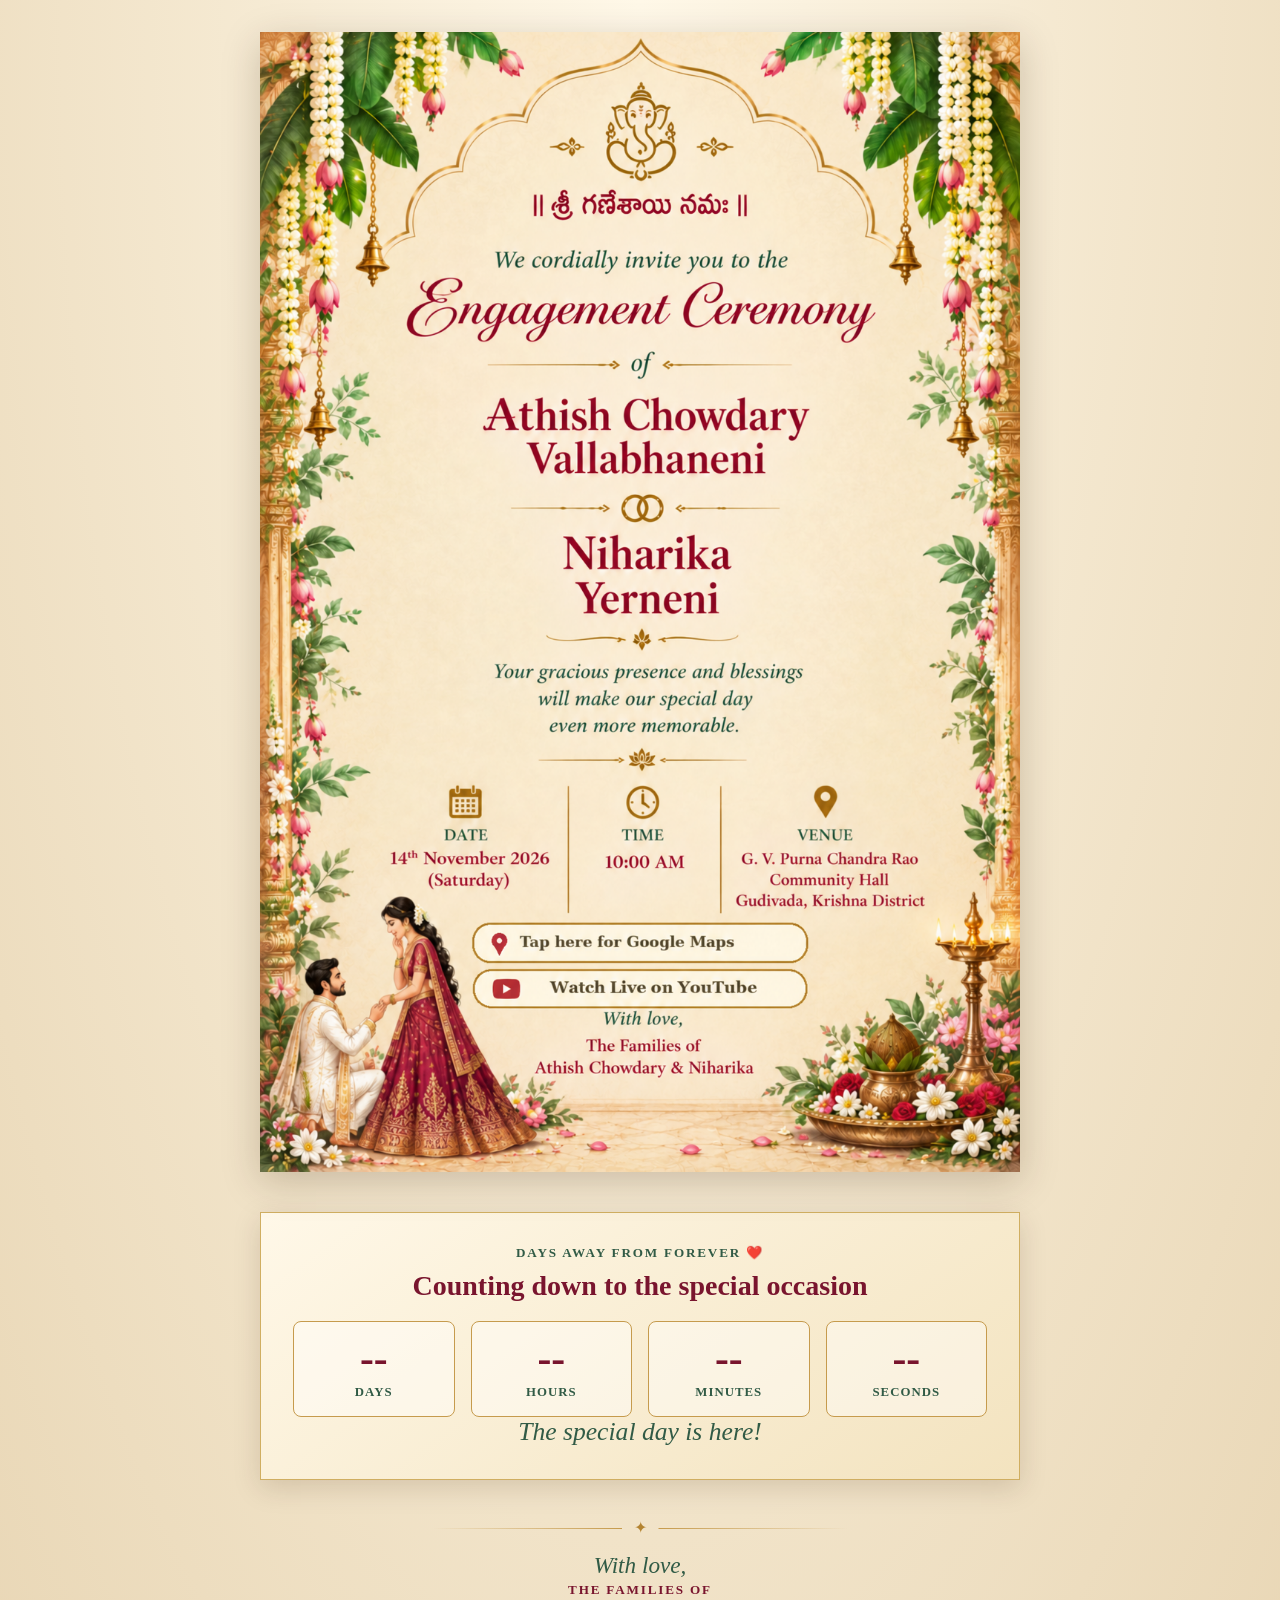
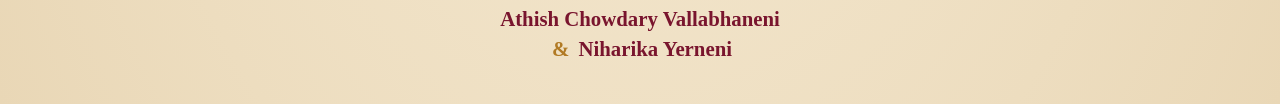
<file: athishwithniharika/index.html>
<!doctype html>
<html lang="en">
<head>
  <meta charset="utf-8">
  <meta name="viewport" content="width=device-width, initial-scale=1">
  <meta name="theme-color" content="#f8ecd2">
  <title>Athish &amp; Niharika — Engagement Invitation</title>
  <link rel="stylesheet" href="style.css?v=6">
  <script src="script.js?v=2" defer></script>
</head>
<body>
  <main class="page">
    <figure class="invitation">
      <img src="engagement-invitation-youtube.png" alt="Engagement invitation for Athish Chowdary Vallabhaneni and Niharika Yerneni, Saturday, November 14, 2026 at 10:00 AM, at G. V. Purna Chandra Rao Community Hall, Gudivada, Krishna District.">
      <a class="hotspot maps-hotspot" href="https://www.google.com/maps/search/?api=1&amp;query=G.%20V.%20Purna%20Chandra%20Rao%20Community%20Hall%2C%20Gudivada%2C%20Krishna%20District%2C%20Andhra%20Pradesh%2C%20India" target="_blank" rel="noopener noreferrer" aria-label="Open the venue in Google Maps"></a>
      <a class="hotspot youtube-hotspot" id="youtube-link" href="#" target="_blank" rel="noopener noreferrer" aria-label="Watch live on YouTube"></a>
    </figure>
    <section class="countdown" aria-labelledby="countdown-title">
      <p class="countdown-kicker">Days away from forever &#x2764;&#xFE0F;</p>
      <h1 id="countdown-title">Counting down to the special occasion</h1>
      <div class="countdown-grid" id="countdown" aria-label="Countdown to the engagement ceremony">
        <div class="countdown-unit"><span id="days">--</span><small>Days</small></div>
        <div class="countdown-unit"><span id="hours">--</span><small>Hours</small></div>
        <div class="countdown-unit"><span id="minutes">--</span><small>Minutes</small></div>
        <div class="countdown-unit"><span id="seconds">--</span><small>Seconds</small></div>
      </div>
      <p class="countdown-message" id="countdown-message" role="status" hidden>The special day is here!</p>
    </section>
    <footer class="family-note" aria-labelledby="family-note-title">
      <div class="family-note-divider" aria-hidden="true"><span>&#x2726;</span></div>
      <h2 class="family-note-greeting" id="family-note-title">With love,</h2>
      <p class="family-note-intro">The Families of</p>
      <p class="family-note-names">Athish Chowdary Vallabhaneni<br><span>&amp;</span> Niharika Yerneni</p>
    </footer>
  </main>
</body>
</html>
</file>
<file: athishwithniharika/style.css>
* { box-sizing: border-box; }

body {
  min-width: 280px;
  min-height: 100vh;
  margin: 0;
  padding: clamp(.5rem, 3vw, 2rem);
  background: radial-gradient(ellipse at top, #fff8e8, #e9d7b6);
}

.page { display: flex; flex-direction: column; align-items: center; gap: clamp(1.25rem, 4vw, 2.5rem); }
.invitation {
  position: relative;
  width: min(100%, 760px);
  margin: 0;
  line-height: 0;
  box-shadow: 0 10px 36px rgb(53 30 10 / 22%);
}
.invitation img { display: block; width: 100%; height: auto; }
.hotspot {
  position: absolute;
  left: 27.8%;
  width: 44.4%;
  border-radius: 999px;
  -webkit-tap-highlight-color: transparent;
}
.maps-hotspot { top: 78.1%; height: 3.6%; }
.youtube-hotspot { top: 82.2%; height: 3.6%; }
.hotspot:focus-visible { outline: 3px solid #6d1025; outline-offset: 2px; }

@media (max-width: 480px) { body { padding: .25rem; } }

.countdown {
  width: min(100%, 760px);
  padding: clamp(1.2rem, 4vw, 2rem);
  border: 1px solid #d0ae61;
  color: #5b1022;
  background: linear-gradient(145deg, #fff8e8, #f3e3bf);
  box-shadow: 0 8px 26px rgb(53 30 10 / 15%);
  font-family: Georgia, "Times New Roman", serif;
  text-align: center;
}
.countdown-kicker { margin: 0 0 .55rem; color: #315b46; font-size: .82rem; font-weight: 700; letter-spacing: .14em; text-transform: uppercase; }
.countdown h1 { margin: 0 0 1.2rem; color: #79152e; font-size: clamp(1.15rem, 4vw, 1.75rem); font-style: normal; }
.countdown-grid { display: grid; grid-template-columns: repeat(4, minmax(0, 1fr)); gap: clamp(.45rem, 2vw, 1rem); }
.countdown-unit { display: grid; gap: .35rem; padding: clamp(.7rem, 2.2vw, 1rem) .35rem; border: 1px solid #c69b4d; border-radius: 8px; background: rgb(255 255 255 / 42%); }
.countdown-unit span { color: #78142d; font-size: clamp(1.5rem, 7vw, 2.6rem); font-variant-numeric: tabular-nums; font-weight: 700; line-height: 1; }
.countdown-unit small { color: #315b46; font-size: clamp(.62rem, 2vw, .8rem); font-weight: 700; letter-spacing: .08em; text-transform: uppercase; }
.countdown-message { margin: 0; color: #315b46; font-size: clamp(1.2rem, 4vw, 1.6rem); font-style: italic; }

.family-note {
  width: min(100%, 760px);
  padding: 0 clamp(.5rem, 3vw, 1.25rem) .5rem;
  color: #5b1022;
  font-family: Georgia, "Times New Roman", serif;
  text-align: center;
}
.family-note-divider {
  display: flex;
  align-items: center;
  gap: .75rem;
  width: min(100%, 26rem);
  margin: 0 auto 1rem;
  color: #b48431;
}
.family-note-divider::before,
.family-note-divider::after {
  content: "";
  flex: 1;
  height: 1px;
  background: linear-gradient(90deg, transparent, #c69b4d);
}
.family-note-divider::after { transform: scaleX(-1); }
.family-note-divider span { font-size: 1rem; line-height: 1; }
.family-note-greeting { margin: 0 0 .2rem; color: #315b46; font-size: clamp(1.15rem, 3.8vw, 1.45rem); font-style: italic; font-weight: 400; }
.family-note-intro { margin: 0 0 .35rem; color: #79152e; font-size: .82rem; font-weight: 700; letter-spacing: .14em; text-transform: uppercase; }
.family-note-names { margin: 0; color: #79152e; font-size: clamp(1.05rem, 3.5vw, 1.3rem); font-weight: 700; line-height: 1.45; }
.family-note-names span { padding: 0 .25rem; color: #b17a24; }
</file>
